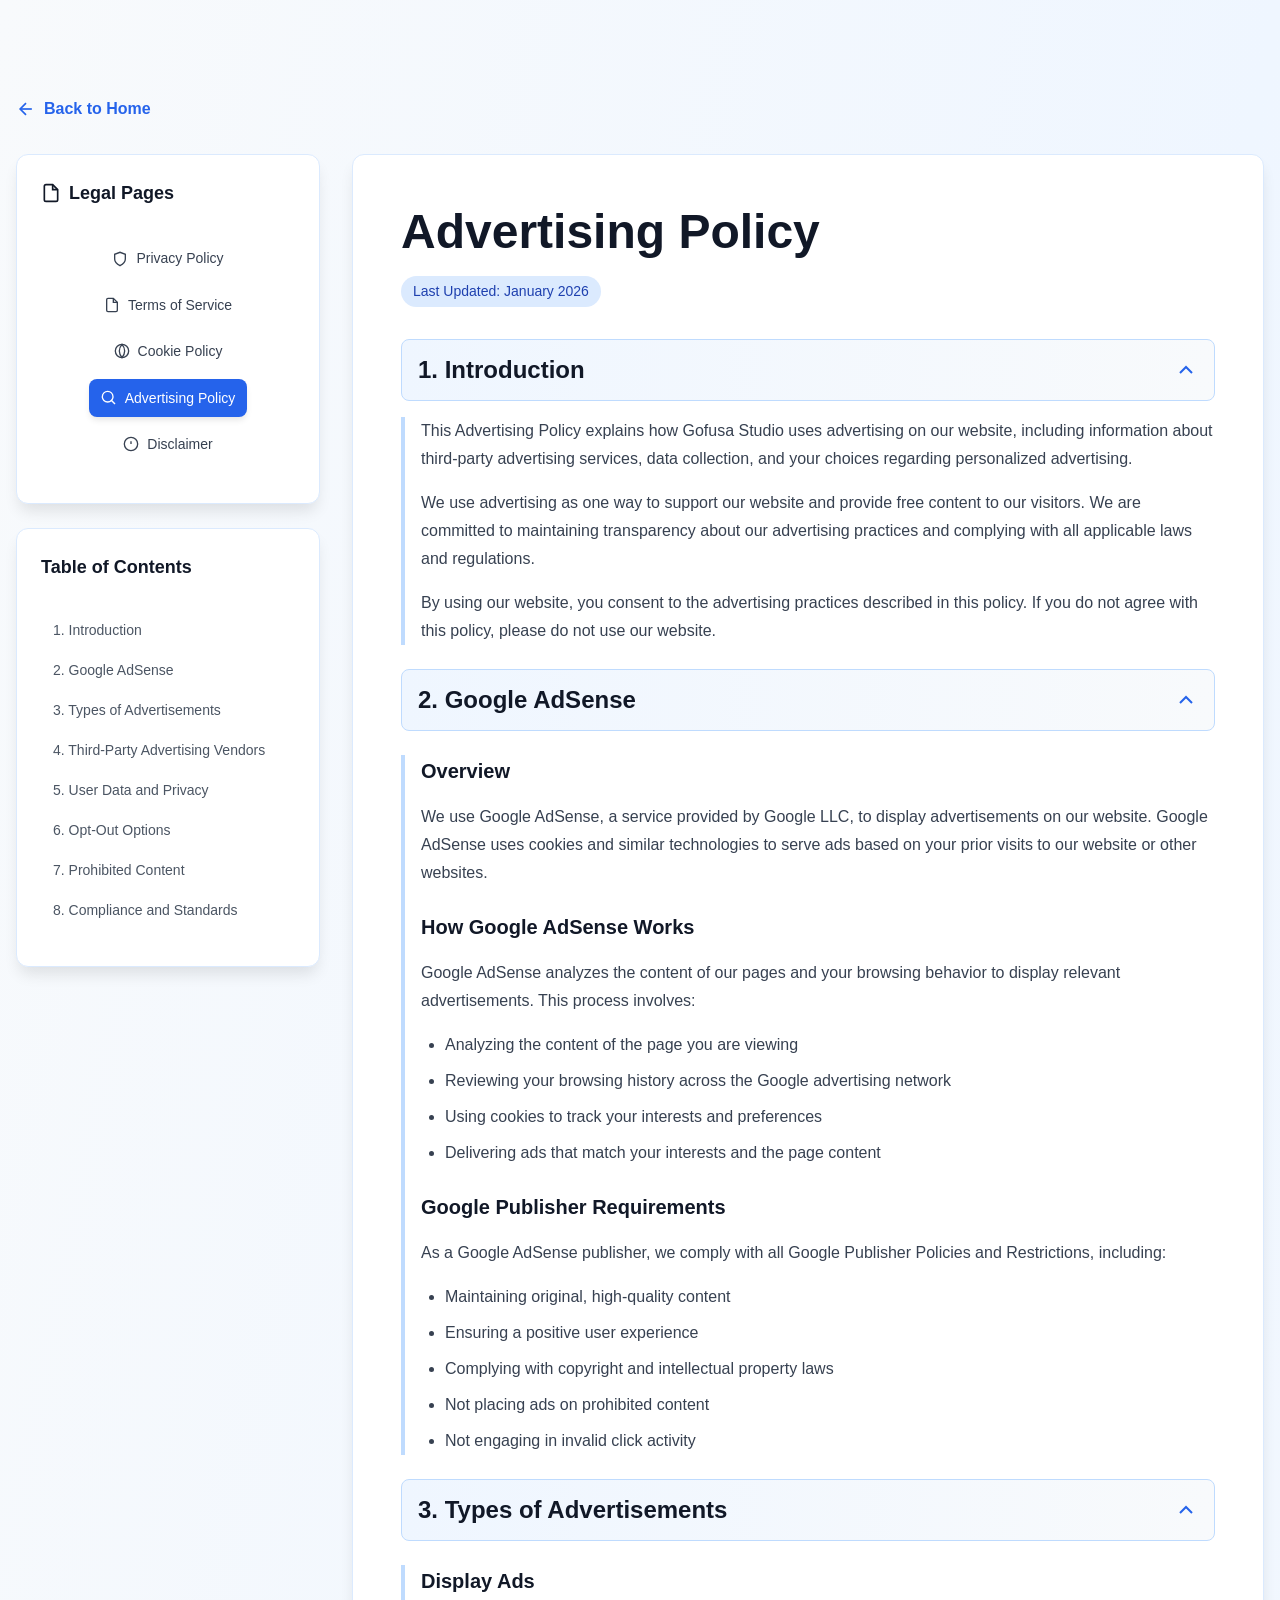
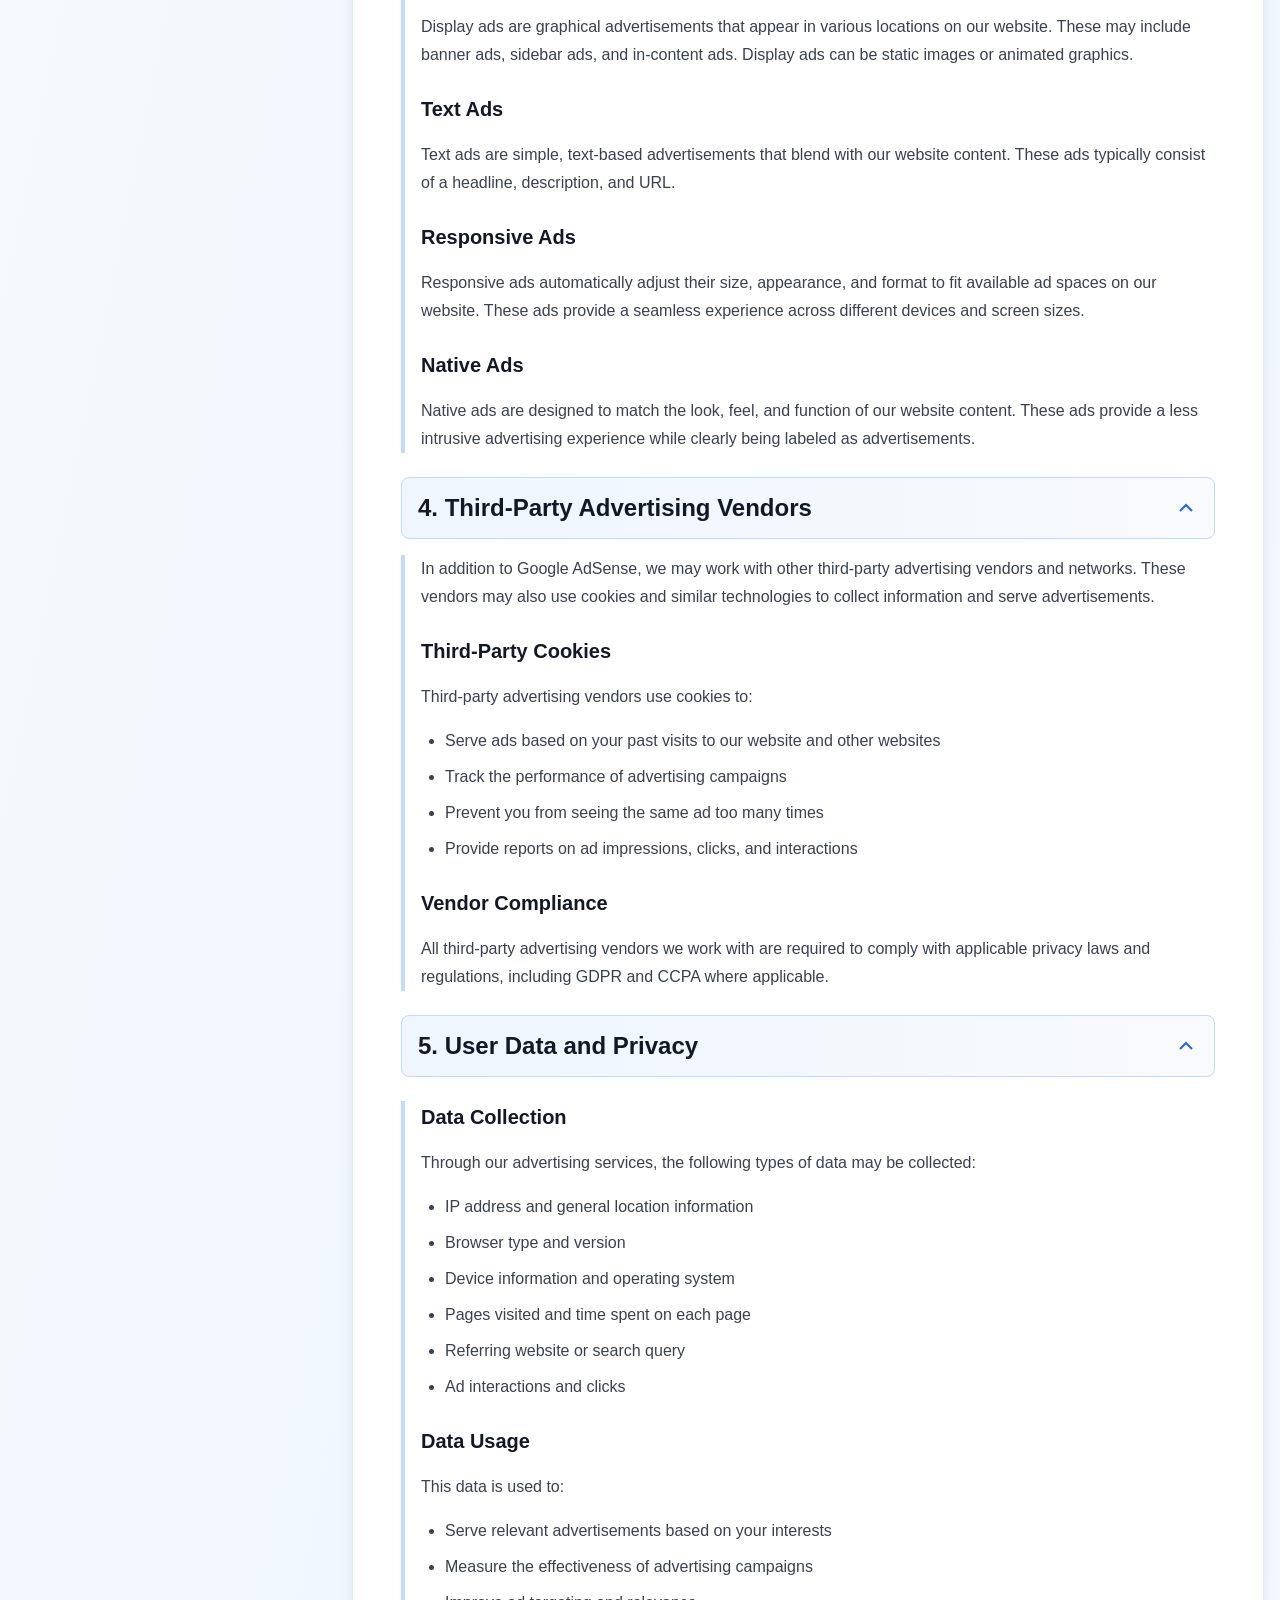
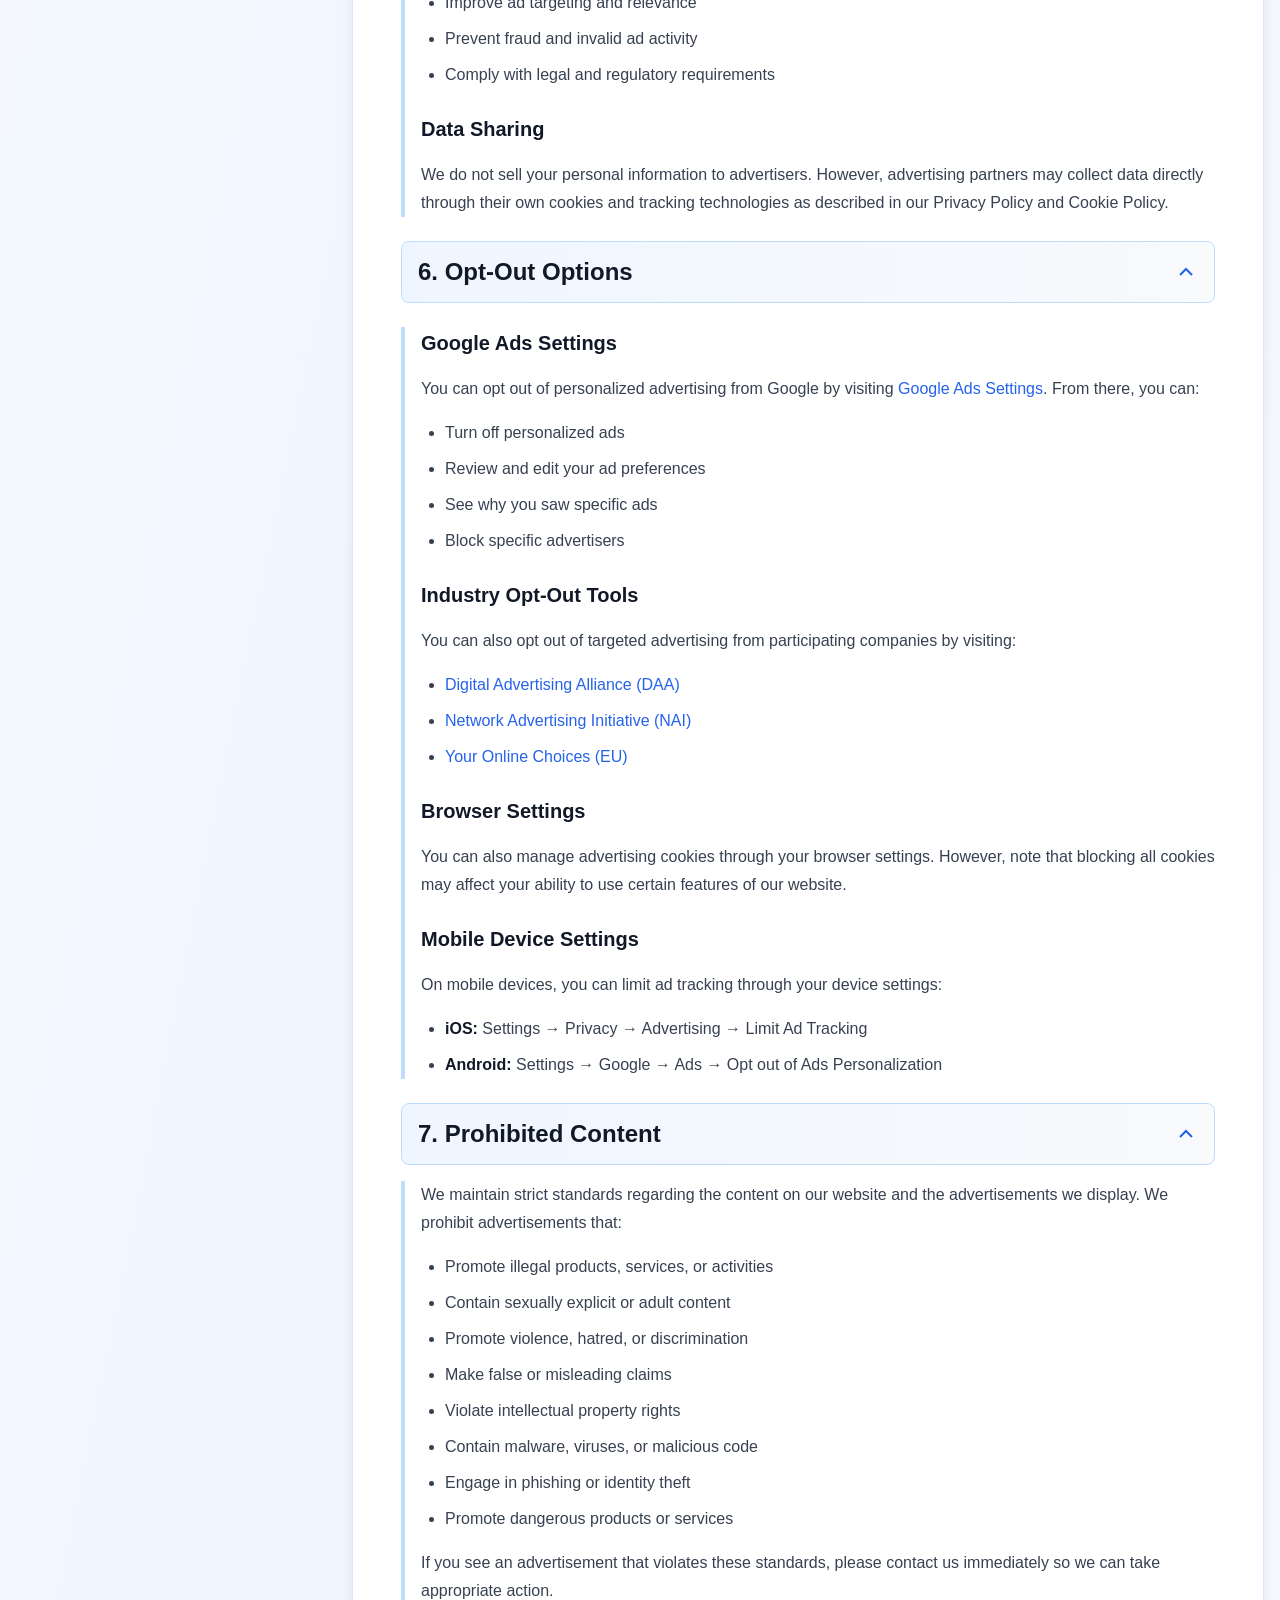
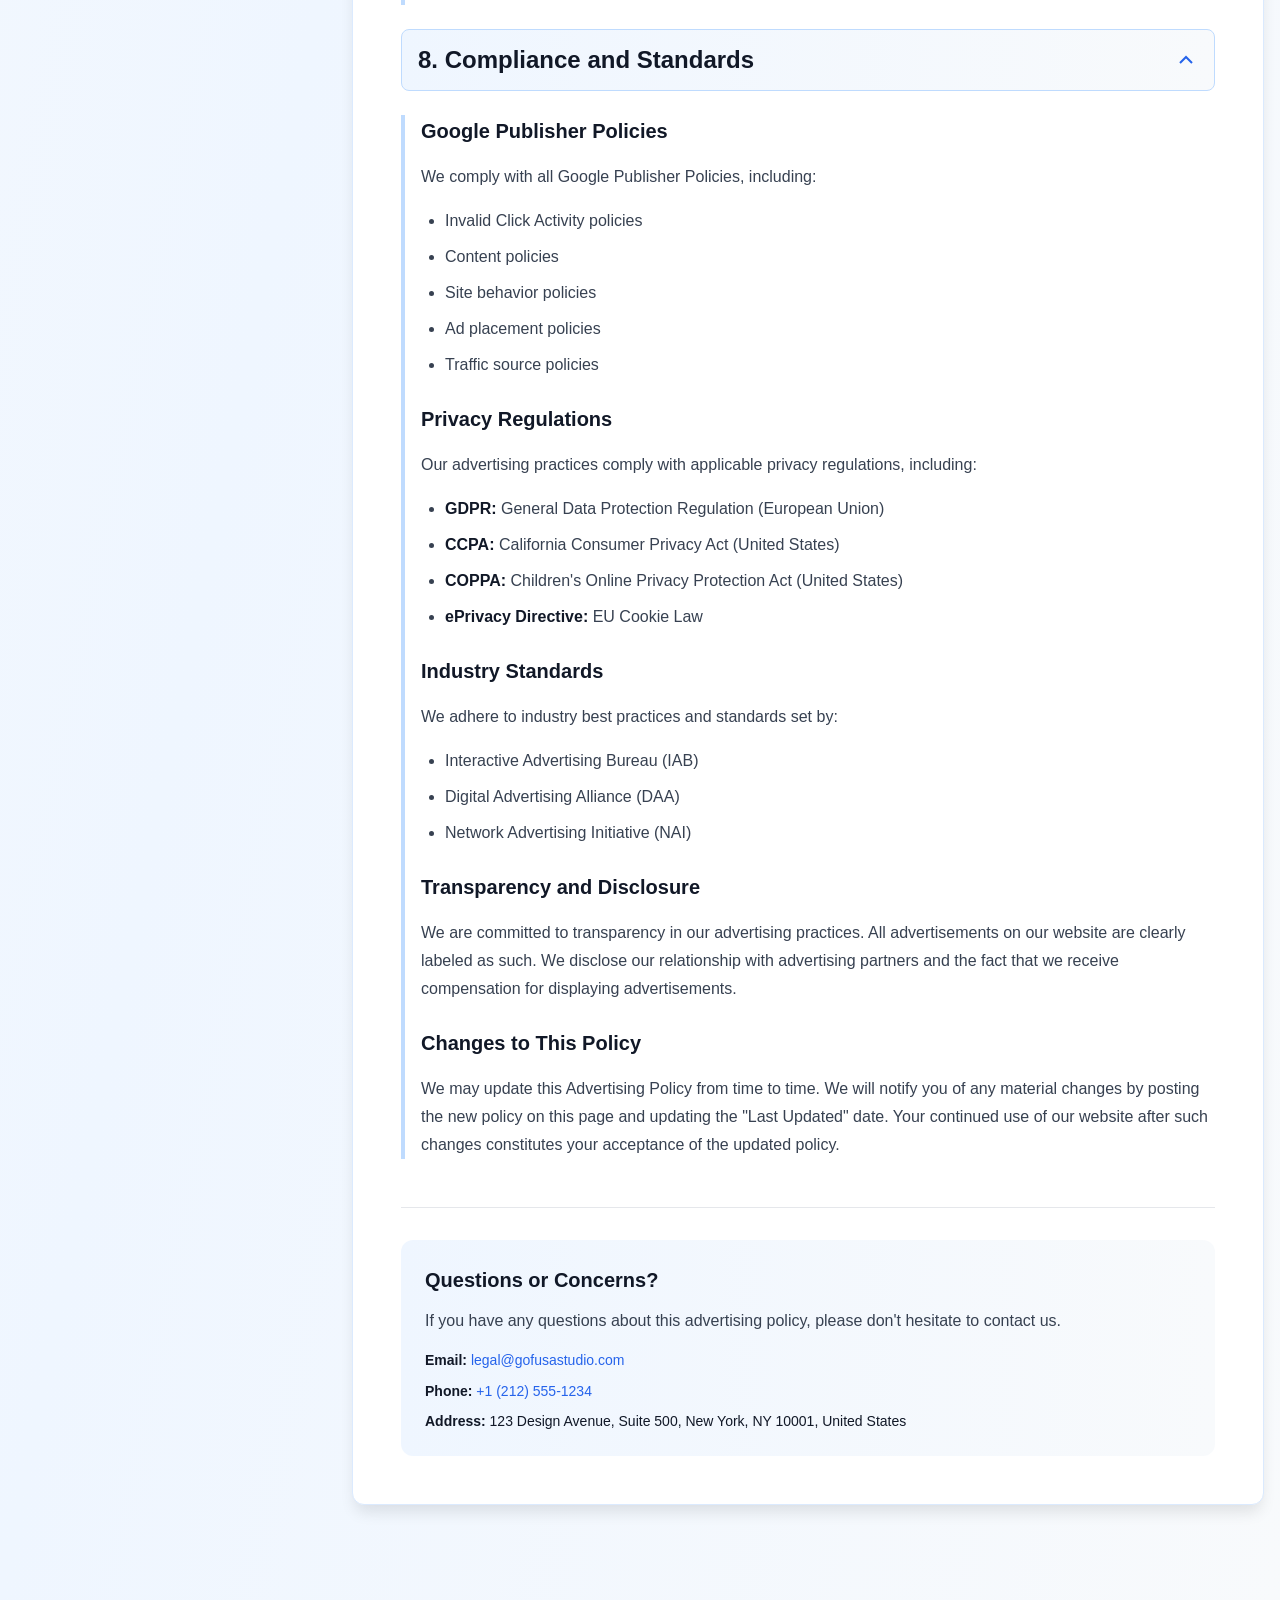
<file: public/advertising-policy.html>
<!DOCTYPE html>
<html lang="en">
<head>
  <meta charset="UTF-8">
  <meta name="viewport" content="width=device-width, initial-scale=1.0">
  <meta name="description" content="Advertising Policy for Gofusa Studio">
  <title>Advertising Policy | Gofusa Studio</title>
  <link rel="stylesheet" href="css/styles.css">
</head>
<body>
  <div class="legal-page">
    <div class="container">
      <a href="index.html" class="back-link">
        <svg xmlns="http://www.w3.org/2000/svg" width="20" height="20" viewBox="0 0 24 24" fill="none" stroke="currentColor" stroke-width="2">
          <line x1="19" y1="12" x2="5" y2="12"/><polyline points="12 19 5 12 12 5"/>
        </svg>
        Back to Home
      </a>

      <div class="legal-container">
        <aside class="legal-sidebar mobile-hidden">
          <div class="sidebar-section">
            <h3 class="sidebar-title">
              <svg xmlns="http://www.w3.org/2000/svg" width="20" height="20" viewBox="0 0 24 24" fill="none" stroke="currentColor" stroke-width="2">
                <path d="M14 2H6a2 2 0 0 0-2 2v16a2 2 0 0 0 2 2h12a2 2 0 0 0 2-2V8z"/><polyline points="14 2 14 8 20 8"/>
              </svg>
              Legal Pages
            </h3>
            <nav class="sidebar-nav">
              <a href="privacy-policy.html" class="sidebar-link">
                <svg xmlns="http://www.w3.org/2000/svg" width="16" height="16" viewBox="0 0 24 24" fill="none" stroke="currentColor" stroke-width="2">
                  <path d="M12 22s8-4 8-10V5l-8-3-8 3v7c0 6 8 10 8 10z"/>
                </svg>
                Privacy Policy
              </a>
              <a href="terms-of-service.html" class="sidebar-link">
                <svg xmlns="http://www.w3.org/2000/svg" width="16" height="16" viewBox="0 0 24 24" fill="none" stroke="currentColor" stroke-width="2">
                  <path d="M14 2H6a2 2 0 0 0-2 2v16a2 2 0 0 0 2 2h12a2 2 0 0 0 2-2V8z"/><polyline points="14 2 14 8 20 8"/>
                </svg>
                Terms of Service
              </a>
              <a href="cookie-policy.html" class="sidebar-link">
                <svg xmlns="http://www.w3.org/2000/svg" width="16" height="16" viewBox="0 0 24 24" fill="none" stroke="currentColor" stroke-width="2">
                  <circle cx="12" cy="12" r="10"/><path d="M12 2a15.3 15.3 0 0 1 4 10 15.3 15.3 0 0 1-4 10 15.3 15.3 0 0 1-4-10 15.3 15.3 0 0 1 4-10z"/>
                </svg>
                Cookie Policy
              </a>
              <a href="advertising-policy.html" class="sidebar-link active">
                <svg xmlns="http://www.w3.org/2000/svg" width="16" height="16" viewBox="0 0 24 24" fill="none" stroke="currentColor" stroke-width="2">
                  <path d="M10 18a8 8 0 1 0 0-16 8 8 0 0 0 0 16Z"/><path d="M21 21 15 15"/>
                </svg>
                Advertising Policy
              </a>
              <a href="disclaimer.html" class="sidebar-link">
                <svg xmlns="http://www.w3.org/2000/svg" width="16" height="16" viewBox="0 0 24 24" fill="none" stroke="currentColor" stroke-width="2">
                  <path d="M12 22c5.523 0 10-4.477 10-10S17.523 2 12 2 2 6.477 2 12s4.477 10 10 10Z"/><line x1="12" y1="8" x2="12" y2="12"/><line x1="12" y1="16" x2="12.01" y2="16"/>
                </svg>
                Disclaimer
              </a>
            </nav>
          </div>

          <div class="sidebar-section">
            <h3 class="sidebar-title">Table of Contents</h3>
            <nav class="sidebar-nav">
              <button class="sidebar-toc-link" data-section="introduction">1. Introduction</button>
              <button class="sidebar-toc-link" data-section="google-adsense">2. Google AdSense</button>
              <button class="sidebar-toc-link" data-section="ad-types">3. Types of Advertisements</button>
              <button class="sidebar-toc-link" data-section="third-party-vendors">4. Third-Party Advertising Vendors</button>
              <button class="sidebar-toc-link" data-section="user-data">5. User Data and Privacy</button>
              <button class="sidebar-toc-link" data-section="opt-out">6. Opt-Out Options</button>
              <button class="sidebar-toc-link" data-section="prohibited-content">7. Prohibited Content</button>
              <button class="sidebar-toc-link" data-section="compliance">8. Compliance and Standards</button>
            </nav>
          </div>
        </aside>

        <main class="legal-main">
          <button class="mobile-nav-toggle">Show Navigation</button>

          <div class="legal-header">
            <h1 class="legal-title">Advertising Policy</h1>
            <span class="legal-updated">Last Updated: January 2026</span>
          </div>

          <div class="legal-content">
            <div id="introduction" class="collapsible-section">
              <button class="collapsible-header">
                <h2 class="collapsible-title">1. Introduction</h2>
                <svg class="collapsible-icon" xmlns="http://www.w3.org/2000/svg" viewBox="0 0 24 24" fill="none" stroke="currentColor" stroke-width="2"><path d="m18 15-6-6-6 6"/></svg>
              </button>
              <div class="collapsible-content active">
                <p>This Advertising Policy explains how Gofusa Studio uses advertising on our website, including information about third-party advertising services, data collection, and your choices regarding personalized advertising.</p>
                <p>We use advertising as one way to support our website and provide free content to our visitors. We are committed to maintaining transparency about our advertising practices and complying with all applicable laws and regulations.</p>
                <p>By using our website, you consent to the advertising practices described in this policy. If you do not agree with this policy, please do not use our website.</p>
              </div>
            </div>

            <div id="google-adsense" class="collapsible-section">
              <button class="collapsible-header">
                <h2 class="collapsible-title">2. Google AdSense</h2>
                <svg class="collapsible-icon" xmlns="http://www.w3.org/2000/svg" viewBox="0 0 24 24" fill="none" stroke="currentColor" stroke-width="2"><path d="m18 15-6-6-6 6"/></svg>
              </button>
              <div class="collapsible-content active">
                <h3>Overview</h3>
                <p>We use Google AdSense, a service provided by Google LLC, to display advertisements on our website. Google AdSense uses cookies and similar technologies to serve ads based on your prior visits to our website or other websites.</p>
                <h3>How Google AdSense Works</h3>
                <p>Google AdSense analyzes the content of our pages and your browsing behavior to display relevant advertisements. This process involves:</p>
                <ul>
                  <li>Analyzing the content of the page you are viewing</li>
                  <li>Reviewing your browsing history across the Google advertising network</li>
                  <li>Using cookies to track your interests and preferences</li>
                  <li>Delivering ads that match your interests and the page content</li>
                </ul>
                <h3>Google Publisher Requirements</h3>
                <p>As a Google AdSense publisher, we comply with all Google Publisher Policies and Restrictions, including:</p>
                <ul>
                  <li>Maintaining original, high-quality content</li>
                  <li>Ensuring a positive user experience</li>
                  <li>Complying with copyright and intellectual property laws</li>
                  <li>Not placing ads on prohibited content</li>
                  <li>Not engaging in invalid click activity</li>
                </ul>
              </div>
            </div>

            <div id="ad-types" class="collapsible-section">
              <button class="collapsible-header">
                <h2 class="collapsible-title">3. Types of Advertisements</h2>
                <svg class="collapsible-icon" xmlns="http://www.w3.org/2000/svg" viewBox="0 0 24 24" fill="none" stroke="currentColor" stroke-width="2"><path d="m18 15-6-6-6 6"/></svg>
              </button>
              <div class="collapsible-content active">
                <h3>Display Ads</h3>
                <p>Display ads are graphical advertisements that appear in various locations on our website. These may include banner ads, sidebar ads, and in-content ads. Display ads can be static images or animated graphics.</p>
                <h3>Text Ads</h3>
                <p>Text ads are simple, text-based advertisements that blend with our website content. These ads typically consist of a headline, description, and URL.</p>
                <h3>Responsive Ads</h3>
                <p>Responsive ads automatically adjust their size, appearance, and format to fit available ad spaces on our website. These ads provide a seamless experience across different devices and screen sizes.</p>
                <h3>Native Ads</h3>
                <p>Native ads are designed to match the look, feel, and function of our website content. These ads provide a less intrusive advertising experience while clearly being labeled as advertisements.</p>
              </div>
            </div>

            <div id="third-party-vendors" class="collapsible-section">
              <button class="collapsible-header">
                <h2 class="collapsible-title">4. Third-Party Advertising Vendors</h2>
                <svg class="collapsible-icon" xmlns="http://www.w3.org/2000/svg" viewBox="0 0 24 24" fill="none" stroke="currentColor" stroke-width="2"><path d="m18 15-6-6-6 6"/></svg>
              </button>
              <div class="collapsible-content active">
                <p>In addition to Google AdSense, we may work with other third-party advertising vendors and networks. These vendors may also use cookies and similar technologies to collect information and serve advertisements.</p>
                <h3>Third-Party Cookies</h3>
                <p>Third-party advertising vendors use cookies to:</p>
                <ul>
                  <li>Serve ads based on your past visits to our website and other websites</li>
                  <li>Track the performance of advertising campaigns</li>
                  <li>Prevent you from seeing the same ad too many times</li>
                  <li>Provide reports on ad impressions, clicks, and interactions</li>
                </ul>
                <h3>Vendor Compliance</h3>
                <p>All third-party advertising vendors we work with are required to comply with applicable privacy laws and regulations, including GDPR and CCPA where applicable.</p>
              </div>
            </div>

            <div id="user-data" class="collapsible-section">
              <button class="collapsible-header">
                <h2 class="collapsible-title">5. User Data and Privacy</h2>
                <svg class="collapsible-icon" xmlns="http://www.w3.org/2000/svg" viewBox="0 0 24 24" fill="none" stroke="currentColor" stroke-width="2"><path d="m18 15-6-6-6 6"/></svg>
              </button>
              <div class="collapsible-content active">
                <h3>Data Collection</h3>
                <p>Through our advertising services, the following types of data may be collected:</p>
                <ul>
                  <li>IP address and general location information</li>
                  <li>Browser type and version</li>
                  <li>Device information and operating system</li>
                  <li>Pages visited and time spent on each page</li>
                  <li>Referring website or search query</li>
                  <li>Ad interactions and clicks</li>
                </ul>
                <h3>Data Usage</h3>
                <p>This data is used to:</p>
                <ul>
                  <li>Serve relevant advertisements based on your interests</li>
                  <li>Measure the effectiveness of advertising campaigns</li>
                  <li>Improve ad targeting and relevance</li>
                  <li>Prevent fraud and invalid ad activity</li>
                  <li>Comply with legal and regulatory requirements</li>
                </ul>
                <h3>Data Sharing</h3>
                <p>We do not sell your personal information to advertisers. However, advertising partners may collect data directly through their own cookies and tracking technologies as described in our Privacy Policy and Cookie Policy.</p>
              </div>
            </div>

            <div id="opt-out" class="collapsible-section">
              <button class="collapsible-header">
                <h2 class="collapsible-title">6. Opt-Out Options</h2>
                <svg class="collapsible-icon" xmlns="http://www.w3.org/2000/svg" viewBox="0 0 24 24" fill="none" stroke="currentColor" stroke-width="2"><path d="m18 15-6-6-6 6"/></svg>
              </button>
              <div class="collapsible-content active">
                <h3>Google Ads Settings</h3>
                <p>You can opt out of personalized advertising from Google by visiting <a href="https://www.google.com/settings/ads" target="_blank" rel="noopener noreferrer">Google Ads Settings</a>. From there, you can:</p>
                <ul>
                  <li>Turn off personalized ads</li>
                  <li>Review and edit your ad preferences</li>
                  <li>See why you saw specific ads</li>
                  <li>Block specific advertisers</li>
                </ul>
                <h3>Industry Opt-Out Tools</h3>
                <p>You can also opt out of targeted advertising from participating companies by visiting:</p>
                <ul>
                  <li><a href="http://www.aboutads.info/choices/" target="_blank" rel="noopener noreferrer">Digital Advertising Alliance (DAA)</a></li>
                  <li><a href="http://www.networkadvertising.org/choices/" target="_blank" rel="noopener noreferrer">Network Advertising Initiative (NAI)</a></li>
                  <li><a href="http://www.youronlinechoices.com/" target="_blank" rel="noopener noreferrer">Your Online Choices (EU)</a></li>
                </ul>
                <h3>Browser Settings</h3>
                <p>You can also manage advertising cookies through your browser settings. However, note that blocking all cookies may affect your ability to use certain features of our website.</p>
                <h3>Mobile Device Settings</h3>
                <p>On mobile devices, you can limit ad tracking through your device settings:</p>
                <ul>
                  <li><strong>iOS:</strong> Settings &rarr; Privacy &rarr; Advertising &rarr; Limit Ad Tracking</li>
                  <li><strong>Android:</strong> Settings &rarr; Google &rarr; Ads &rarr; Opt out of Ads Personalization</li>
                </ul>
              </div>
            </div>

            <div id="prohibited-content" class="collapsible-section">
              <button class="collapsible-header">
                <h2 class="collapsible-title">7. Prohibited Content</h2>
                <svg class="collapsible-icon" xmlns="http://www.w3.org/2000/svg" viewBox="0 0 24 24" fill="none" stroke="currentColor" stroke-width="2"><path d="m18 15-6-6-6 6"/></svg>
              </button>
              <div class="collapsible-content active">
                <p>We maintain strict standards regarding the content on our website and the advertisements we display. We prohibit advertisements that:</p>
                <ul>
                  <li>Promote illegal products, services, or activities</li>
                  <li>Contain sexually explicit or adult content</li>
                  <li>Promote violence, hatred, or discrimination</li>
                  <li>Make false or misleading claims</li>
                  <li>Violate intellectual property rights</li>
                  <li>Contain malware, viruses, or malicious code</li>
                  <li>Engage in phishing or identity theft</li>
                  <li>Promote dangerous products or services</li>
                </ul>
                <p>If you see an advertisement that violates these standards, please contact us immediately so we can take appropriate action.</p>
              </div>
            </div>

            <div id="compliance" class="collapsible-section">
              <button class="collapsible-header">
                <h2 class="collapsible-title">8. Compliance and Standards</h2>
                <svg class="collapsible-icon" xmlns="http://www.w3.org/2000/svg" viewBox="0 0 24 24" fill="none" stroke="currentColor" stroke-width="2"><path d="m18 15-6-6-6 6"/></svg>
              </button>
              <div class="collapsible-content active">
                <h3>Google Publisher Policies</h3>
                <p>We comply with all Google Publisher Policies, including:</p>
                <ul>
                  <li>Invalid Click Activity policies</li>
                  <li>Content policies</li>
                  <li>Site behavior policies</li>
                  <li>Ad placement policies</li>
                  <li>Traffic source policies</li>
                </ul>
                <h3>Privacy Regulations</h3>
                <p>Our advertising practices comply with applicable privacy regulations, including:</p>
                <ul>
                  <li><strong>GDPR:</strong> General Data Protection Regulation (European Union)</li>
                  <li><strong>CCPA:</strong> California Consumer Privacy Act (United States)</li>
                  <li><strong>COPPA:</strong> Children's Online Privacy Protection Act (United States)</li>
                  <li><strong>ePrivacy Directive:</strong> EU Cookie Law</li>
                </ul>
                <h3>Industry Standards</h3>
                <p>We adhere to industry best practices and standards set by:</p>
                <ul>
                  <li>Interactive Advertising Bureau (IAB)</li>
                  <li>Digital Advertising Alliance (DAA)</li>
                  <li>Network Advertising Initiative (NAI)</li>
                </ul>
                <h3>Transparency and Disclosure</h3>
                <p>We are committed to transparency in our advertising practices. All advertisements on our website are clearly labeled as such. We disclose our relationship with advertising partners and the fact that we receive compensation for displaying advertisements.</p>
                <h3>Changes to This Policy</h3>
                <p>We may update this Advertising Policy from time to time. We will notify you of any material changes by posting the new policy on this page and updating the "Last Updated" date. Your continued use of our website after such changes constitutes your acceptance of the updated policy.</p>
              </div>
            </div>
          </div>

          <div class="legal-contact-box">
            <div class="legal-contact-content">
              <h3 class="legal-contact-title">Questions or Concerns?</h3>
              <p class="legal-contact-text">
                If you have any questions about this advertising policy, please don't hesitate to contact us.
              </p>
              <div class="legal-contact-info">
                <p><strong>Email:</strong> <a href="mailto:legal@gofusastudio.com">legal@gofusastudio.com</a></p>
                <p><strong>Phone:</strong> <a href="tel:+12125551234">+1 (212) 555-1234</a></p>
                <p><strong>Address:</strong> 123 Design Avenue, Suite 500, New York, NY 10001, United States</p>
              </div>
            </div>
          </div>
        </main>
      </div>
    </div>
  </div>

  <script src="js/main.js"></script>
</body>
</html>
</file>
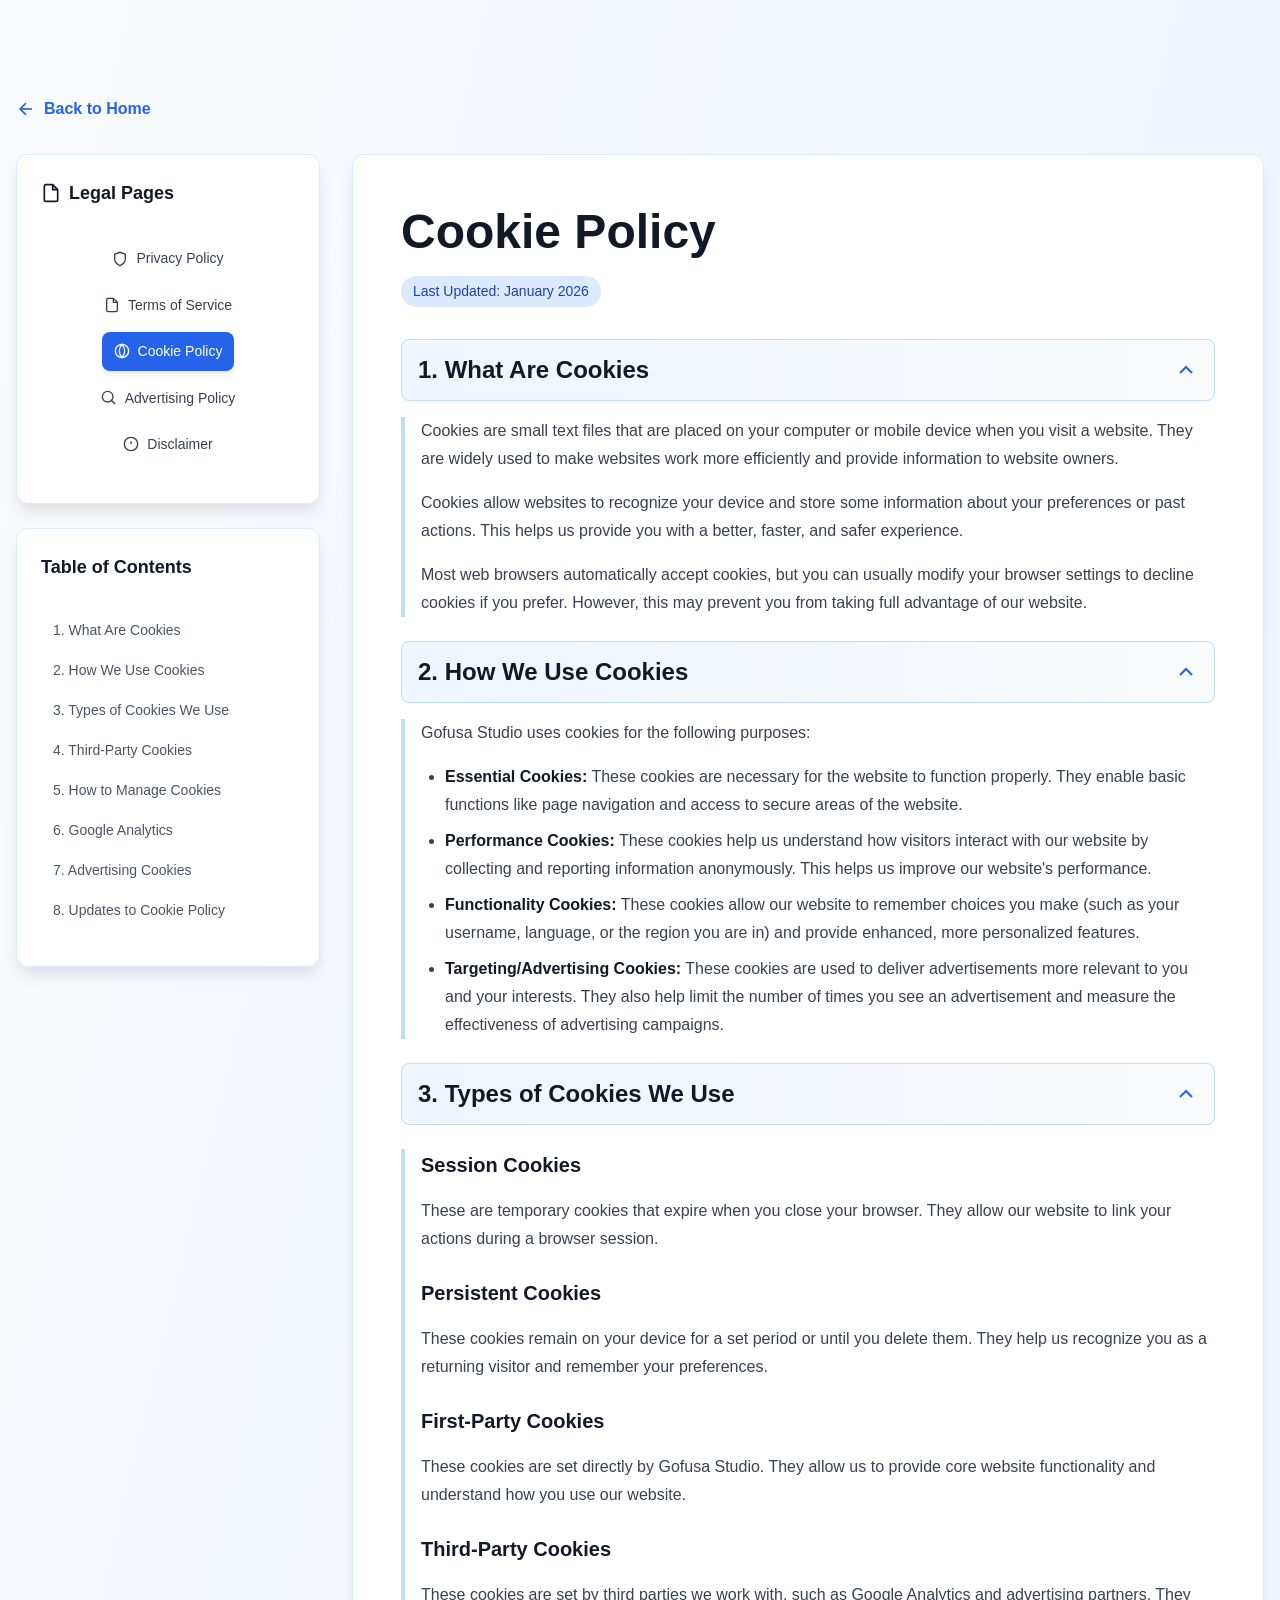
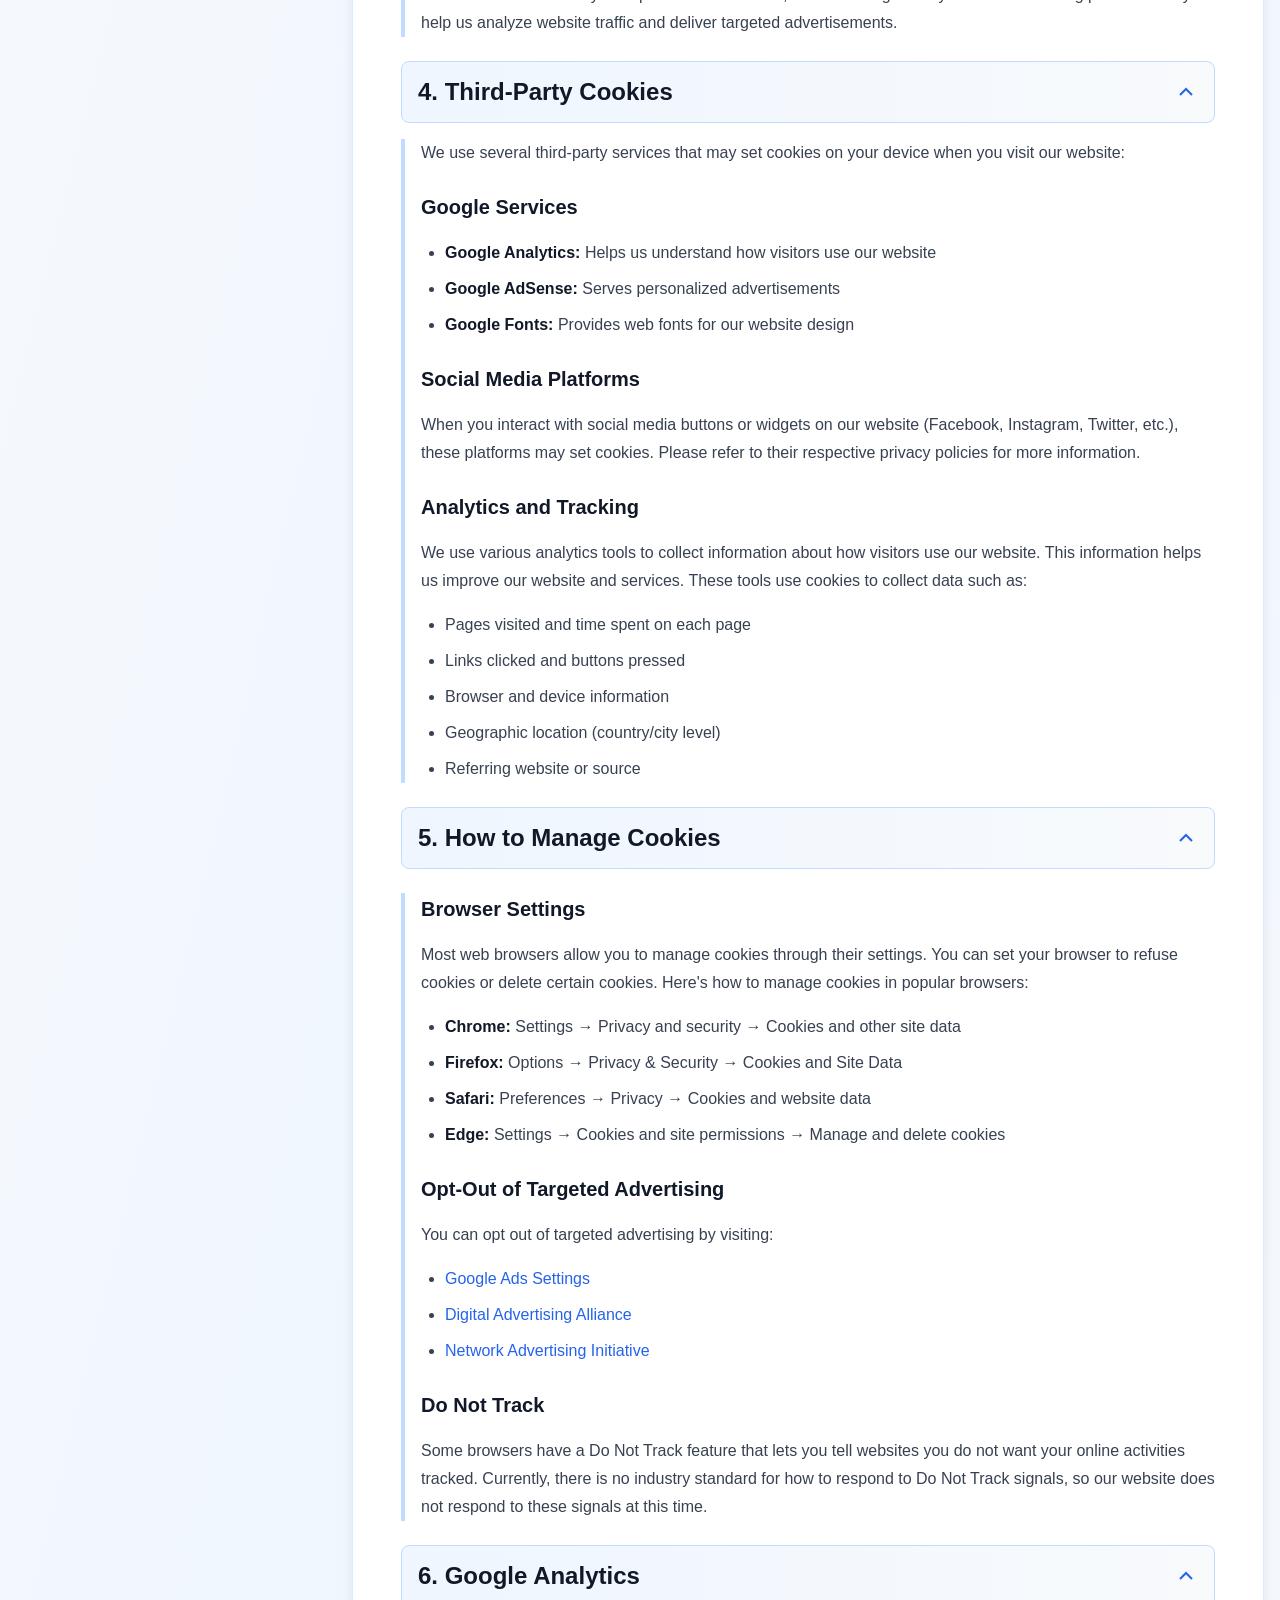
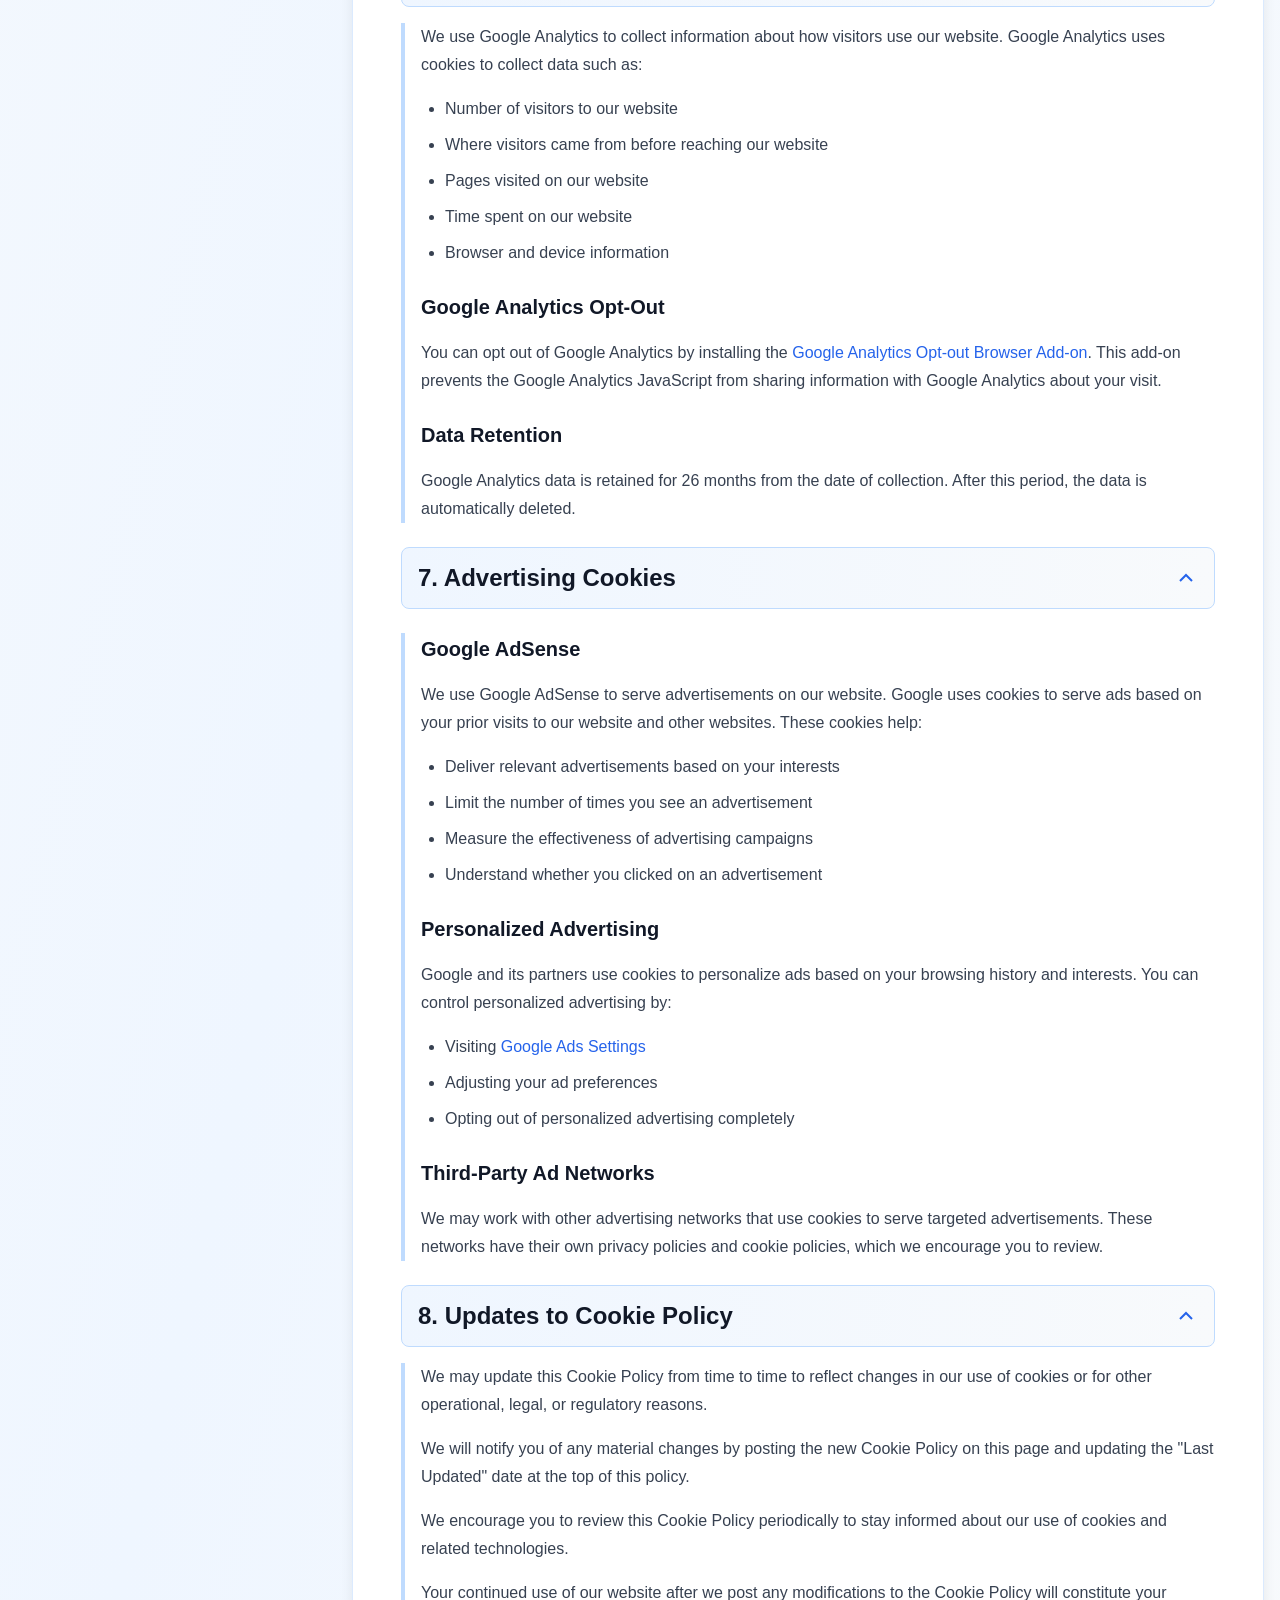
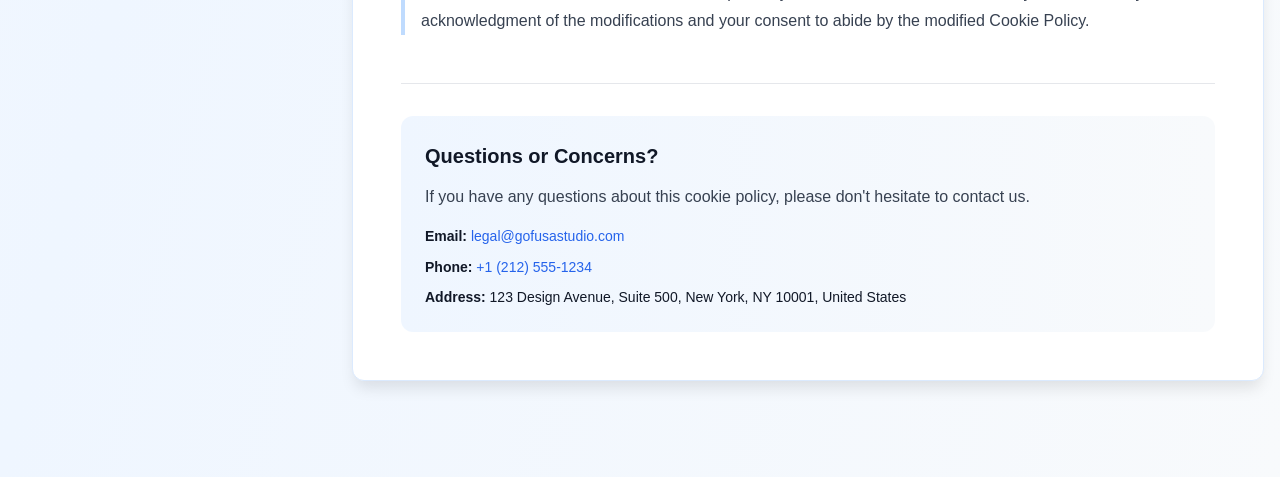
<file: public/cookie-policy.html>
<!DOCTYPE html>
<html lang="en">
<head>
  <meta charset="UTF-8">
  <meta name="viewport" content="width=device-width, initial-scale=1.0">
  <meta name="description" content="Cookie Policy for Gofusa Studio">
  <title>Cookie Policy | Gofusa Studio</title>
  <link rel="stylesheet" href="css/styles.css">
</head>
<body>
  <div class="legal-page">
    <div class="container">
      <a href="index.html" class="back-link">
        <svg xmlns="http://www.w3.org/2000/svg" width="20" height="20" viewBox="0 0 24 24" fill="none" stroke="currentColor" stroke-width="2">
          <line x1="19" y1="12" x2="5" y2="12"/><polyline points="12 19 5 12 12 5"/>
        </svg>
        Back to Home
      </a>

      <div class="legal-container">
        <aside class="legal-sidebar mobile-hidden">
          <div class="sidebar-section">
            <h3 class="sidebar-title">
              <svg xmlns="http://www.w3.org/2000/svg" width="20" height="20" viewBox="0 0 24 24" fill="none" stroke="currentColor" stroke-width="2">
                <path d="M14 2H6a2 2 0 0 0-2 2v16a2 2 0 0 0 2 2h12a2 2 0 0 0 2-2V8z"/><polyline points="14 2 14 8 20 8"/>
              </svg>
              Legal Pages
            </h3>
            <nav class="sidebar-nav">
              <a href="privacy-policy.html" class="sidebar-link">
                <svg xmlns="http://www.w3.org/2000/svg" width="16" height="16" viewBox="0 0 24 24" fill="none" stroke="currentColor" stroke-width="2">
                  <path d="M12 22s8-4 8-10V5l-8-3-8 3v7c0 6 8 10 8 10z"/>
                </svg>
                Privacy Policy
              </a>
              <a href="terms-of-service.html" class="sidebar-link">
                <svg xmlns="http://www.w3.org/2000/svg" width="16" height="16" viewBox="0 0 24 24" fill="none" stroke="currentColor" stroke-width="2">
                  <path d="M14 2H6a2 2 0 0 0-2 2v16a2 2 0 0 0 2 2h12a2 2 0 0 0 2-2V8z"/><polyline points="14 2 14 8 20 8"/>
                </svg>
                Terms of Service
              </a>
              <a href="cookie-policy.html" class="sidebar-link active">
                <svg xmlns="http://www.w3.org/2000/svg" width="16" height="16" viewBox="0 0 24 24" fill="none" stroke="currentColor" stroke-width="2">
                  <circle cx="12" cy="12" r="10"/><path d="M12 2a15.3 15.3 0 0 1 4 10 15.3 15.3 0 0 1-4 10 15.3 15.3 0 0 1-4-10 15.3 15.3 0 0 1 4-10z"/>
                </svg>
                Cookie Policy
              </a>
              <a href="advertising-policy.html" class="sidebar-link">
                <svg xmlns="http://www.w3.org/2000/svg" width="16" height="16" viewBox="0 0 24 24" fill="none" stroke="currentColor" stroke-width="2">
                  <path d="M10 18a8 8 0 1 0 0-16 8 8 0 0 0 0 16Z"/><path d="M21 21 15 15"/>
                </svg>
                Advertising Policy
              </a>
              <a href="disclaimer.html" class="sidebar-link">
                <svg xmlns="http://www.w3.org/2000/svg" width="16" height="16" viewBox="0 0 24 24" fill="none" stroke="currentColor" stroke-width="2">
                  <path d="M12 22c5.523 0 10-4.477 10-10S17.523 2 12 2 2 6.477 2 12s4.477 10 10 10Z"/><line x1="12" y1="8" x2="12" y2="12"/><line x1="12" y1="16" x2="12.01" y2="16"/>
                </svg>
                Disclaimer
              </a>
            </nav>
          </div>

          <div class="sidebar-section">
            <h3 class="sidebar-title">Table of Contents</h3>
            <nav class="sidebar-nav">
              <button class="sidebar-toc-link" data-section="what-are-cookies">1. What Are Cookies</button>
              <button class="sidebar-toc-link" data-section="how-we-use">2. How We Use Cookies</button>
              <button class="sidebar-toc-link" data-section="types-of-cookies">3. Types of Cookies We Use</button>
              <button class="sidebar-toc-link" data-section="third-party-cookies">4. Third-Party Cookies</button>
              <button class="sidebar-toc-link" data-section="manage-cookies">5. How to Manage Cookies</button>
              <button class="sidebar-toc-link" data-section="google-analytics">6. Google Analytics</button>
              <button class="sidebar-toc-link" data-section="advertising-cookies">7. Advertising Cookies</button>
              <button class="sidebar-toc-link" data-section="updates">8. Updates to Cookie Policy</button>
            </nav>
          </div>
        </aside>

        <main class="legal-main">
          <button class="mobile-nav-toggle">Show Navigation</button>

          <div class="legal-header">
            <h1 class="legal-title">Cookie Policy</h1>
            <span class="legal-updated">Last Updated: January 2026</span>
          </div>

          <div class="legal-content">
            <div id="what-are-cookies" class="collapsible-section">
              <button class="collapsible-header">
                <h2 class="collapsible-title">1. What Are Cookies</h2>
                <svg class="collapsible-icon" xmlns="http://www.w3.org/2000/svg" viewBox="0 0 24 24" fill="none" stroke="currentColor" stroke-width="2"><path d="m18 15-6-6-6 6"/></svg>
              </button>
              <div class="collapsible-content active">
                <p>Cookies are small text files that are placed on your computer or mobile device when you visit a website. They are widely used to make websites work more efficiently and provide information to website owners.</p>
                <p>Cookies allow websites to recognize your device and store some information about your preferences or past actions. This helps us provide you with a better, faster, and safer experience.</p>
                <p>Most web browsers automatically accept cookies, but you can usually modify your browser settings to decline cookies if you prefer. However, this may prevent you from taking full advantage of our website.</p>
              </div>
            </div>

            <div id="how-we-use" class="collapsible-section">
              <button class="collapsible-header">
                <h2 class="collapsible-title">2. How We Use Cookies</h2>
                <svg class="collapsible-icon" xmlns="http://www.w3.org/2000/svg" viewBox="0 0 24 24" fill="none" stroke="currentColor" stroke-width="2"><path d="m18 15-6-6-6 6"/></svg>
              </button>
              <div class="collapsible-content active">
                <p>Gofusa Studio uses cookies for the following purposes:</p>
                <ul>
                  <li><strong>Essential Cookies:</strong> These cookies are necessary for the website to function properly. They enable basic functions like page navigation and access to secure areas of the website.</li>
                  <li><strong>Performance Cookies:</strong> These cookies help us understand how visitors interact with our website by collecting and reporting information anonymously. This helps us improve our website's performance.</li>
                  <li><strong>Functionality Cookies:</strong> These cookies allow our website to remember choices you make (such as your username, language, or the region you are in) and provide enhanced, more personalized features.</li>
                  <li><strong>Targeting/Advertising Cookies:</strong> These cookies are used to deliver advertisements more relevant to you and your interests. They also help limit the number of times you see an advertisement and measure the effectiveness of advertising campaigns.</li>
                </ul>
              </div>
            </div>

            <div id="types-of-cookies" class="collapsible-section">
              <button class="collapsible-header">
                <h2 class="collapsible-title">3. Types of Cookies We Use</h2>
                <svg class="collapsible-icon" xmlns="http://www.w3.org/2000/svg" viewBox="0 0 24 24" fill="none" stroke="currentColor" stroke-width="2"><path d="m18 15-6-6-6 6"/></svg>
              </button>
              <div class="collapsible-content active">
                <h3>Session Cookies</h3>
                <p>These are temporary cookies that expire when you close your browser. They allow our website to link your actions during a browser session.</p>
                <h3>Persistent Cookies</h3>
                <p>These cookies remain on your device for a set period or until you delete them. They help us recognize you as a returning visitor and remember your preferences.</p>
                <h3>First-Party Cookies</h3>
                <p>These cookies are set directly by Gofusa Studio. They allow us to provide core website functionality and understand how you use our website.</p>
                <h3>Third-Party Cookies</h3>
                <p>These cookies are set by third parties we work with, such as Google Analytics and advertising partners. They help us analyze website traffic and deliver targeted advertisements.</p>
              </div>
            </div>

            <div id="third-party-cookies" class="collapsible-section">
              <button class="collapsible-header">
                <h2 class="collapsible-title">4. Third-Party Cookies</h2>
                <svg class="collapsible-icon" xmlns="http://www.w3.org/2000/svg" viewBox="0 0 24 24" fill="none" stroke="currentColor" stroke-width="2"><path d="m18 15-6-6-6 6"/></svg>
              </button>
              <div class="collapsible-content active">
                <p>We use several third-party services that may set cookies on your device when you visit our website:</p>
                <h3>Google Services</h3>
                <ul>
                  <li><strong>Google Analytics:</strong> Helps us understand how visitors use our website</li>
                  <li><strong>Google AdSense:</strong> Serves personalized advertisements</li>
                  <li><strong>Google Fonts:</strong> Provides web fonts for our website design</li>
                </ul>
                <h3>Social Media Platforms</h3>
                <p>When you interact with social media buttons or widgets on our website (Facebook, Instagram, Twitter, etc.), these platforms may set cookies. Please refer to their respective privacy policies for more information.</p>
                <h3>Analytics and Tracking</h3>
                <p>We use various analytics tools to collect information about how visitors use our website. This information helps us improve our website and services. These tools use cookies to collect data such as:</p>
                <ul>
                  <li>Pages visited and time spent on each page</li>
                  <li>Links clicked and buttons pressed</li>
                  <li>Browser and device information</li>
                  <li>Geographic location (country/city level)</li>
                  <li>Referring website or source</li>
                </ul>
              </div>
            </div>

            <div id="manage-cookies" class="collapsible-section">
              <button class="collapsible-header">
                <h2 class="collapsible-title">5. How to Manage Cookies</h2>
                <svg class="collapsible-icon" xmlns="http://www.w3.org/2000/svg" viewBox="0 0 24 24" fill="none" stroke="currentColor" stroke-width="2"><path d="m18 15-6-6-6 6"/></svg>
              </button>
              <div class="collapsible-content active">
                <h3>Browser Settings</h3>
                <p>Most web browsers allow you to manage cookies through their settings. You can set your browser to refuse cookies or delete certain cookies. Here's how to manage cookies in popular browsers:</p>
                <ul>
                  <li><strong>Chrome:</strong> Settings &rarr; Privacy and security &rarr; Cookies and other site data</li>
                  <li><strong>Firefox:</strong> Options &rarr; Privacy & Security &rarr; Cookies and Site Data</li>
                  <li><strong>Safari:</strong> Preferences &rarr; Privacy &rarr; Cookies and website data</li>
                  <li><strong>Edge:</strong> Settings &rarr; Cookies and site permissions &rarr; Manage and delete cookies</li>
                </ul>
                <h3>Opt-Out of Targeted Advertising</h3>
                <p>You can opt out of targeted advertising by visiting:</p>
                <ul>
                  <li><a href="https://www.google.com/settings/ads" target="_blank" rel="noopener noreferrer">Google Ads Settings</a></li>
                  <li><a href="http://www.aboutads.info/choices/" target="_blank" rel="noopener noreferrer">Digital Advertising Alliance</a></li>
                  <li><a href="http://www.networkadvertising.org/choices/" target="_blank" rel="noopener noreferrer">Network Advertising Initiative</a></li>
                </ul>
                <h3>Do Not Track</h3>
                <p>Some browsers have a Do Not Track feature that lets you tell websites you do not want your online activities tracked. Currently, there is no industry standard for how to respond to Do Not Track signals, so our website does not respond to these signals at this time.</p>
              </div>
            </div>

            <div id="google-analytics" class="collapsible-section">
              <button class="collapsible-header">
                <h2 class="collapsible-title">6. Google Analytics</h2>
                <svg class="collapsible-icon" xmlns="http://www.w3.org/2000/svg" viewBox="0 0 24 24" fill="none" stroke="currentColor" stroke-width="2"><path d="m18 15-6-6-6 6"/></svg>
              </button>
              <div class="collapsible-content active">
                <p>We use Google Analytics to collect information about how visitors use our website. Google Analytics uses cookies to collect data such as:</p>
                <ul>
                  <li>Number of visitors to our website</li>
                  <li>Where visitors came from before reaching our website</li>
                  <li>Pages visited on our website</li>
                  <li>Time spent on our website</li>
                  <li>Browser and device information</li>
                </ul>
                <h3>Google Analytics Opt-Out</h3>
                <p>You can opt out of Google Analytics by installing the <a href="https://tools.google.com/dlpage/gaoptout" target="_blank" rel="noopener noreferrer">Google Analytics Opt-out Browser Add-on</a>. This add-on prevents the Google Analytics JavaScript from sharing information with Google Analytics about your visit.</p>
                <h3>Data Retention</h3>
                <p>Google Analytics data is retained for 26 months from the date of collection. After this period, the data is automatically deleted.</p>
              </div>
            </div>

            <div id="advertising-cookies" class="collapsible-section">
              <button class="collapsible-header">
                <h2 class="collapsible-title">7. Advertising Cookies</h2>
                <svg class="collapsible-icon" xmlns="http://www.w3.org/2000/svg" viewBox="0 0 24 24" fill="none" stroke="currentColor" stroke-width="2"><path d="m18 15-6-6-6 6"/></svg>
              </button>
              <div class="collapsible-content active">
                <h3>Google AdSense</h3>
                <p>We use Google AdSense to serve advertisements on our website. Google uses cookies to serve ads based on your prior visits to our website and other websites. These cookies help:</p>
                <ul>
                  <li>Deliver relevant advertisements based on your interests</li>
                  <li>Limit the number of times you see an advertisement</li>
                  <li>Measure the effectiveness of advertising campaigns</li>
                  <li>Understand whether you clicked on an advertisement</li>
                </ul>
                <h3>Personalized Advertising</h3>
                <p>Google and its partners use cookies to personalize ads based on your browsing history and interests. You can control personalized advertising by:</p>
                <ul>
                  <li>Visiting <a href="https://www.google.com/settings/ads" target="_blank" rel="noopener noreferrer">Google Ads Settings</a></li>
                  <li>Adjusting your ad preferences</li>
                  <li>Opting out of personalized advertising completely</li>
                </ul>
                <h3>Third-Party Ad Networks</h3>
                <p>We may work with other advertising networks that use cookies to serve targeted advertisements. These networks have their own privacy policies and cookie policies, which we encourage you to review.</p>
              </div>
            </div>

            <div id="updates" class="collapsible-section">
              <button class="collapsible-header">
                <h2 class="collapsible-title">8. Updates to Cookie Policy</h2>
                <svg class="collapsible-icon" xmlns="http://www.w3.org/2000/svg" viewBox="0 0 24 24" fill="none" stroke="currentColor" stroke-width="2"><path d="m18 15-6-6-6 6"/></svg>
              </button>
              <div class="collapsible-content active">
                <p>We may update this Cookie Policy from time to time to reflect changes in our use of cookies or for other operational, legal, or regulatory reasons.</p>
                <p>We will notify you of any material changes by posting the new Cookie Policy on this page and updating the "Last Updated" date at the top of this policy.</p>
                <p>We encourage you to review this Cookie Policy periodically to stay informed about our use of cookies and related technologies.</p>
                <p>Your continued use of our website after we post any modifications to the Cookie Policy will constitute your acknowledgment of the modifications and your consent to abide by the modified Cookie Policy.</p>
              </div>
            </div>          </div>

          <div class="legal-contact-box">
            <div class="legal-contact-content">
              <h3 class="legal-contact-title">Questions or Concerns?</h3>
              <p class="legal-contact-text">
                If you have any questions about this cookie policy, please don't hesitate to contact us.
              </p>
              <div class="legal-contact-info">
                <p><strong>Email:</strong> <a href="mailto:legal@gofusastudio.com">legal@gofusastudio.com</a></p>
                <p><strong>Phone:</strong> <a href="tel:+12125551234">+1 (212) 555-1234</a></p>
                <p><strong>Address:</strong> 123 Design Avenue, Suite 500, New York, NY 10001, United States</p>
              </div>
            </div>
          </div>
        </main>
      </div>
    </div>
  </div>

  <script src="js/main.js"></script>
</body>
</html>
</file>
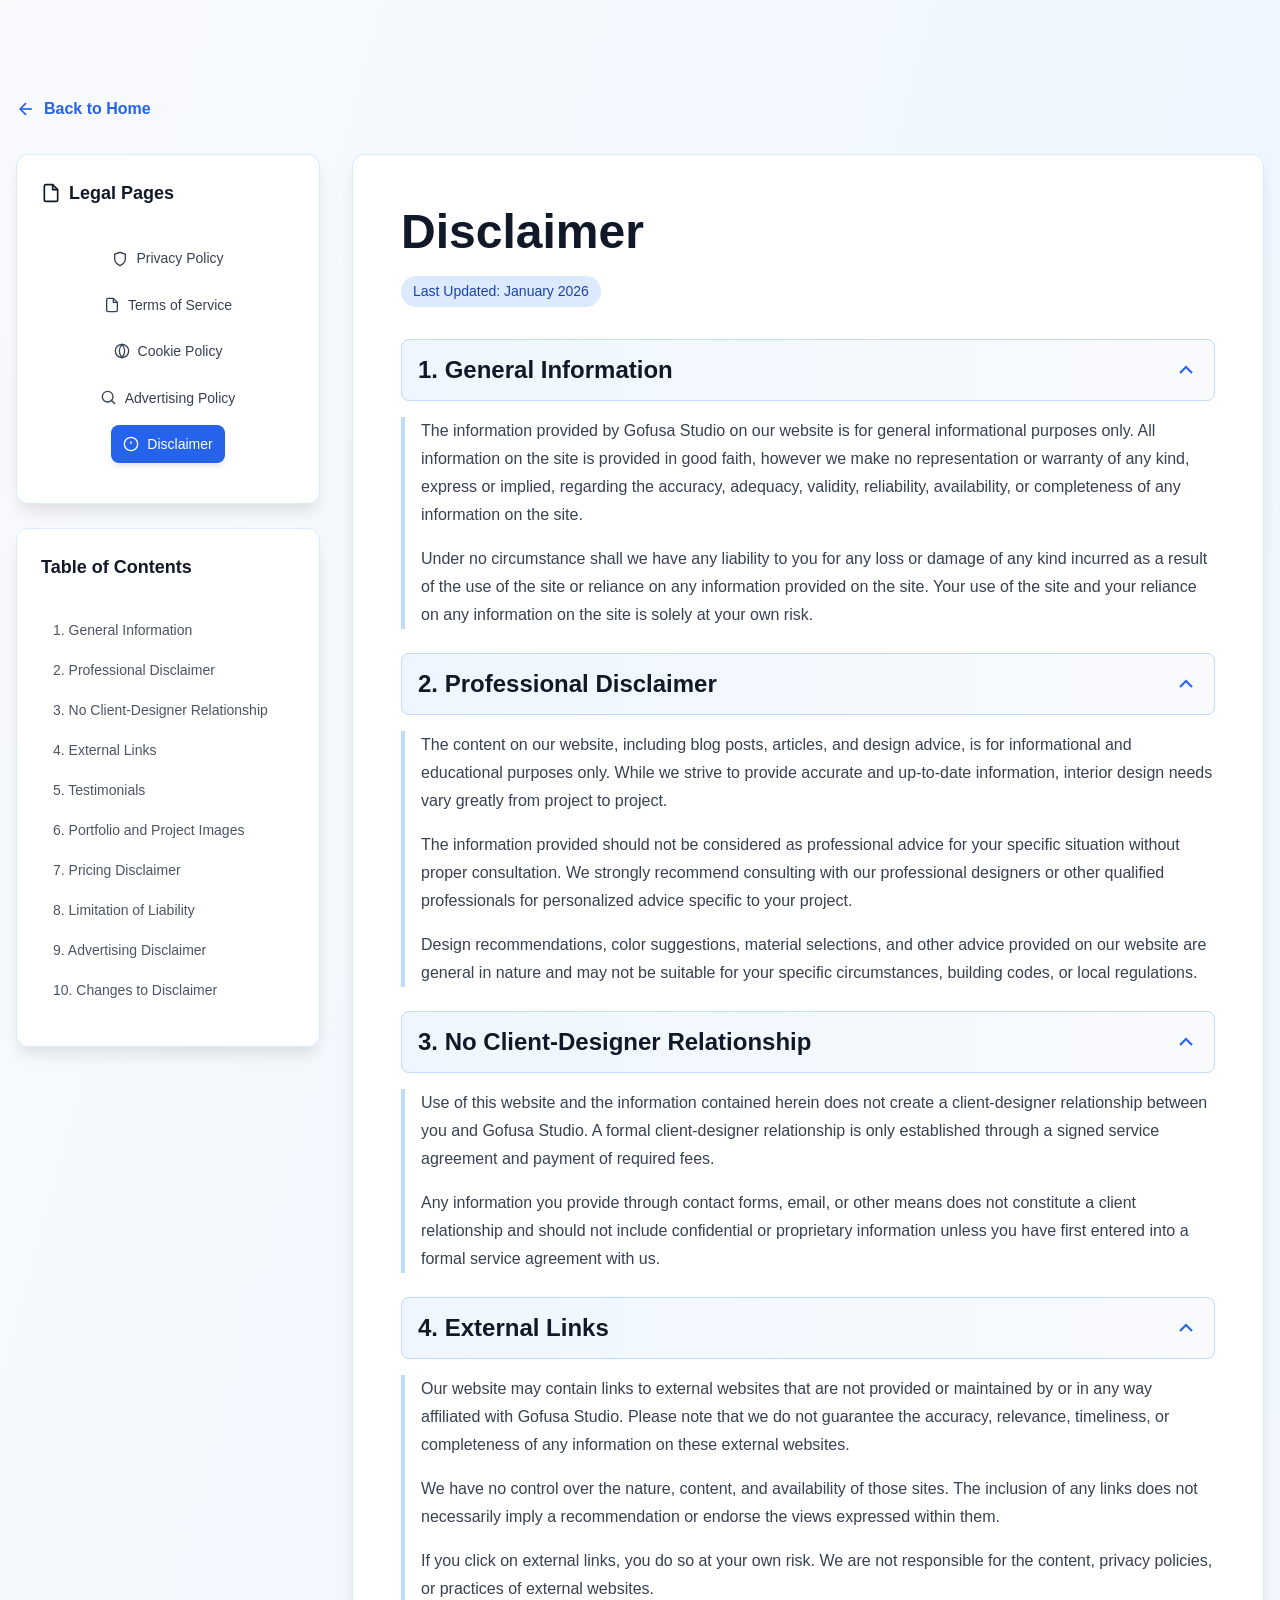
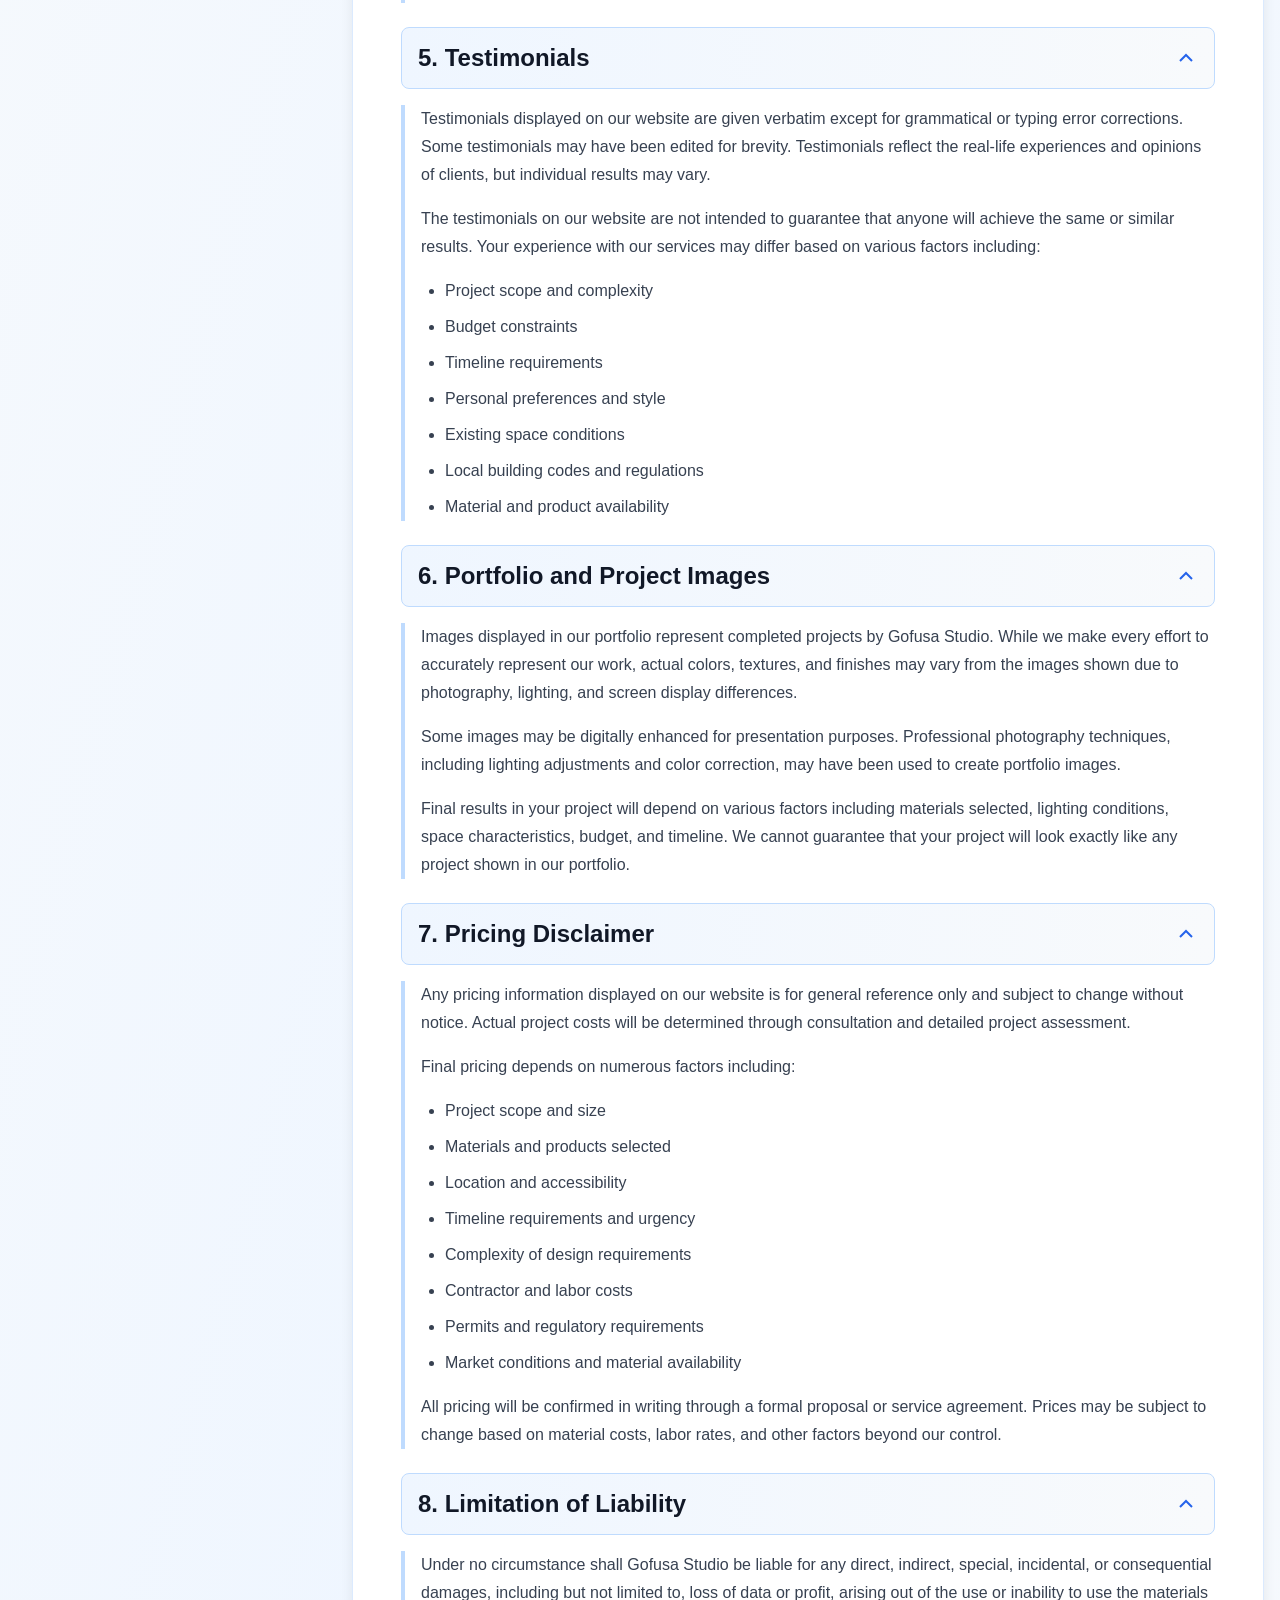
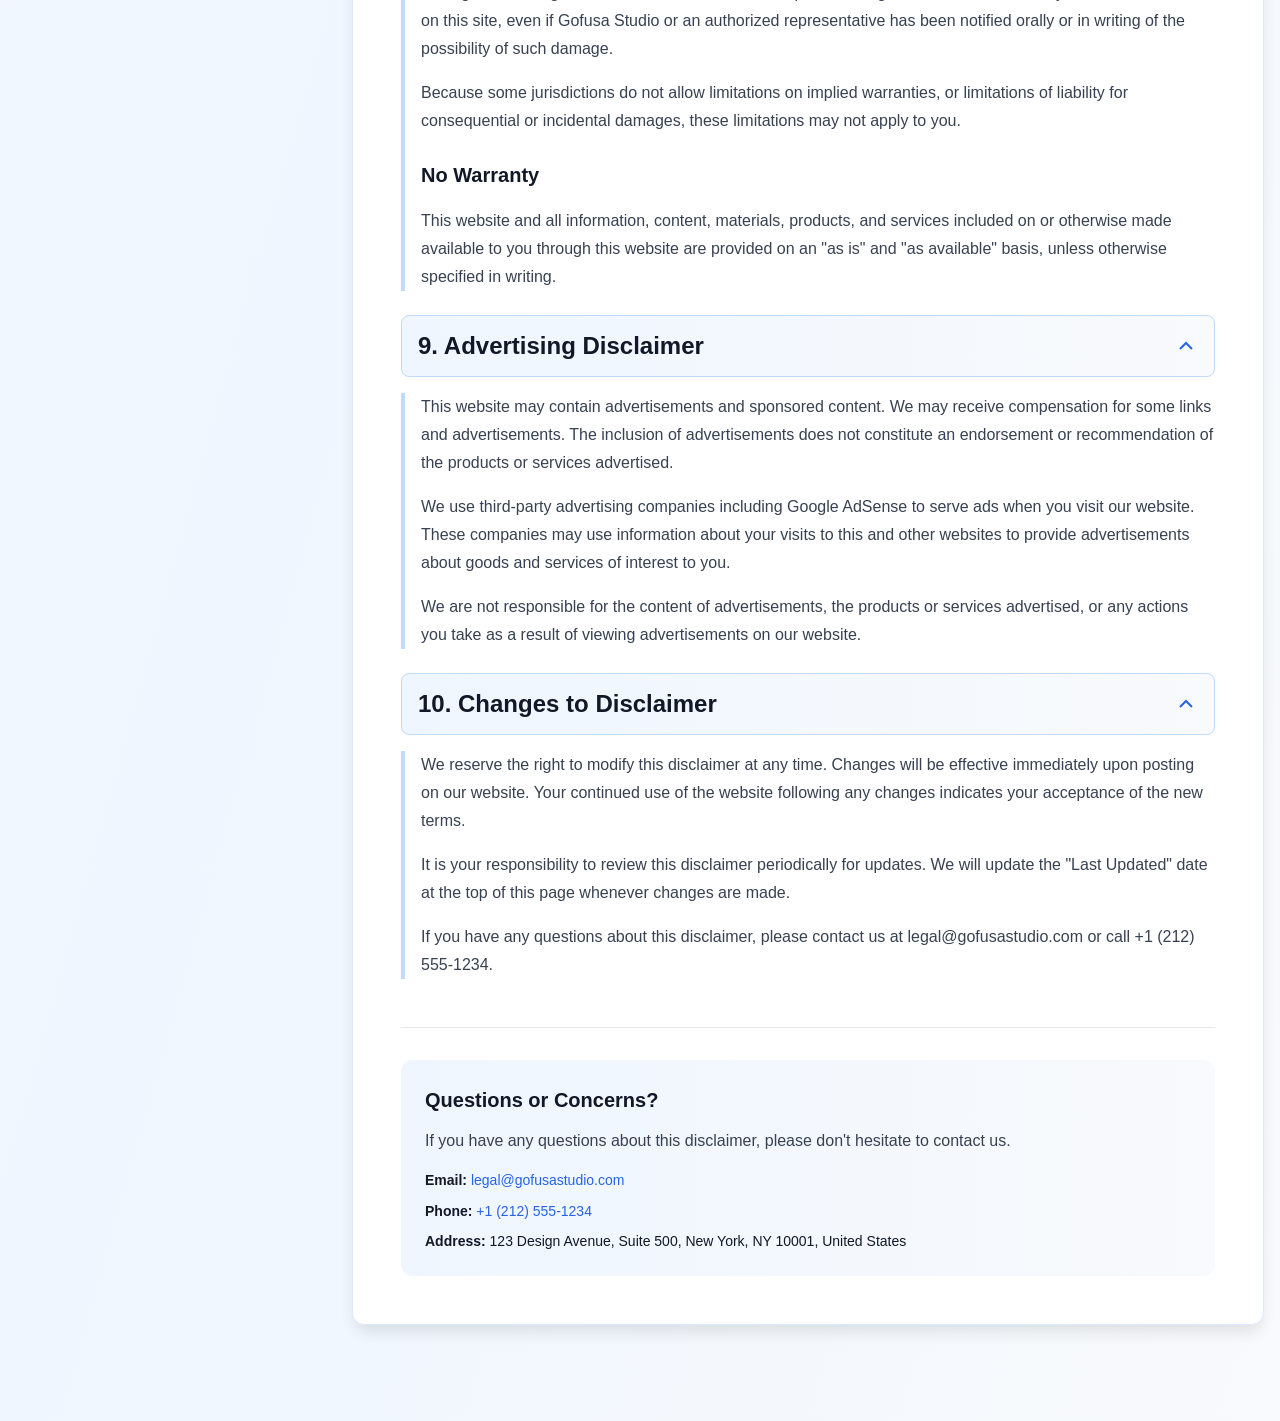
<file: public/disclaimer.html>
<!DOCTYPE html>
<html lang="en">
<head>
  <meta charset="UTF-8">
  <meta name="viewport" content="width=device-width, initial-scale=1.0">
  <meta name="description" content="Disclaimer for Gofusa Studio">
  <title>Disclaimer | Gofusa Studio</title>
  <link rel="stylesheet" href="css/styles.css">
</head>
<body>
  <div class="legal-page">
    <div class="container">
      <a href="index.html" class="back-link">
        <svg xmlns="http://www.w3.org/2000/svg" width="20" height="20" viewBox="0 0 24 24" fill="none" stroke="currentColor" stroke-width="2">
          <line x1="19" y1="12" x2="5" y2="12"/><polyline points="12 19 5 12 12 5"/>
        </svg>
        Back to Home
      </a>

      <div class="legal-container">
        <aside class="legal-sidebar mobile-hidden">
          <div class="sidebar-section">
            <h3 class="sidebar-title">
              <svg xmlns="http://www.w3.org/2000/svg" width="20" height="20" viewBox="0 0 24 24" fill="none" stroke="currentColor" stroke-width="2">
                <path d="M14 2H6a2 2 0 0 0-2 2v16a2 2 0 0 0 2 2h12a2 2 0 0 0 2-2V8z"/><polyline points="14 2 14 8 20 8"/>
              </svg>
              Legal Pages
            </h3>
            <nav class="sidebar-nav">
              <a href="privacy-policy.html" class="sidebar-link">
                <svg xmlns="http://www.w3.org/2000/svg" width="16" height="16" viewBox="0 0 24 24" fill="none" stroke="currentColor" stroke-width="2">
                  <path d="M12 22s8-4 8-10V5l-8-3-8 3v7c0 6 8 10 8 10z"/>
                </svg>
                Privacy Policy
              </a>
              <a href="terms-of-service.html" class="sidebar-link">
                <svg xmlns="http://www.w3.org/2000/svg" width="16" height="16" viewBox="0 0 24 24" fill="none" stroke="currentColor" stroke-width="2">
                  <path d="M14 2H6a2 2 0 0 0-2 2v16a2 2 0 0 0 2 2h12a2 2 0 0 0 2-2V8z"/><polyline points="14 2 14 8 20 8"/>
                </svg>
                Terms of Service
              </a>
              <a href="cookie-policy.html" class="sidebar-link">
                <svg xmlns="http://www.w3.org/2000/svg" width="16" height="16" viewBox="0 0 24 24" fill="none" stroke="currentColor" stroke-width="2">
                  <circle cx="12" cy="12" r="10"/><path d="M12 2a15.3 15.3 0 0 1 4 10 15.3 15.3 0 0 1-4 10 15.3 15.3 0 0 1-4-10 15.3 15.3 0 0 1 4-10z"/>
                </svg>
                Cookie Policy
              </a>
              <a href="advertising-policy.html" class="sidebar-link">
                <svg xmlns="http://www.w3.org/2000/svg" width="16" height="16" viewBox="0 0 24 24" fill="none" stroke="currentColor" stroke-width="2">
                  <path d="M10 18a8 8 0 1 0 0-16 8 8 0 0 0 0 16Z"/><path d="M21 21 15 15"/>
                </svg>
                Advertising Policy
              </a>
              <a href="disclaimer.html" class="sidebar-link active">
                <svg xmlns="http://www.w3.org/2000/svg" width="16" height="16" viewBox="0 0 24 24" fill="none" stroke="currentColor" stroke-width="2">
                  <path d="M12 22c5.523 0 10-4.477 10-10S17.523 2 12 2 2 6.477 2 12s4.477 10 10 10Z"/><line x1="12" y1="8" x2="12" y2="12"/><line x1="12" y1="16" x2="12.01" y2="16"/>
                </svg>
                Disclaimer
              </a>
            </nav>
          </div>

          <div class="sidebar-section">
            <h3 class="sidebar-title">Table of Contents</h3>
            <nav class="sidebar-nav">
              <button class="sidebar-toc-link" data-section="general">1. General Information</button>
              <button class="sidebar-toc-link" data-section="professional">2. Professional Disclaimer</button>
              <button class="sidebar-toc-link" data-section="no-relationship">3. No Client-Designer Relationship</button>
              <button class="sidebar-toc-link" data-section="external-links">4. External Links</button>
              <button class="sidebar-toc-link" data-section="testimonials">5. Testimonials</button>
              <button class="sidebar-toc-link" data-section="portfolio">6. Portfolio and Project Images</button>
              <button class="sidebar-toc-link" data-section="pricing">7. Pricing Disclaimer</button>
              <button class="sidebar-toc-link" data-section="limitation">8. Limitation of Liability</button>
              <button class="sidebar-toc-link" data-section="advertising">9. Advertising Disclaimer</button>
              <button class="sidebar-toc-link" data-section="changes">10. Changes to Disclaimer</button>
            </nav>
          </div>
        </aside>

        <main class="legal-main">
          <button class="mobile-nav-toggle">Show Navigation</button>

          <div class="legal-header">
            <h1 class="legal-title">Disclaimer</h1>
            <span class="legal-updated">Last Updated: January 2026</span>
          </div>

          <div class="legal-content">
            <div id="general" class="collapsible-section">
              <button class="collapsible-header">
                <h2 class="collapsible-title">1. General Information</h2>
                <svg class="collapsible-icon" xmlns="http://www.w3.org/2000/svg" viewBox="0 0 24 24" fill="none" stroke="currentColor" stroke-width="2"><path d="m18 15-6-6-6 6"/></svg>
              </button>
              <div class="collapsible-content active">
                <p>The information provided by Gofusa Studio on our website is for general informational purposes only. All information on the site is provided in good faith, however we make no representation or warranty of any kind, express or implied, regarding the accuracy, adequacy, validity, reliability, availability, or completeness of any information on the site.</p>
                <p>Under no circumstance shall we have any liability to you for any loss or damage of any kind incurred as a result of the use of the site or reliance on any information provided on the site. Your use of the site and your reliance on any information on the site is solely at your own risk.</p>
              </div>
            </div>

            <div id="professional" class="collapsible-section">
              <button class="collapsible-header">
                <h2 class="collapsible-title">2. Professional Disclaimer</h2>
                <svg class="collapsible-icon" xmlns="http://www.w3.org/2000/svg" viewBox="0 0 24 24" fill="none" stroke="currentColor" stroke-width="2"><path d="m18 15-6-6-6 6"/></svg>
              </button>
              <div class="collapsible-content active">
                <p>The content on our website, including blog posts, articles, and design advice, is for informational and educational purposes only. While we strive to provide accurate and up-to-date information, interior design needs vary greatly from project to project.</p>
                <p>The information provided should not be considered as professional advice for your specific situation without proper consultation. We strongly recommend consulting with our professional designers or other qualified professionals for personalized advice specific to your project.</p>
                <p>Design recommendations, color suggestions, material selections, and other advice provided on our website are general in nature and may not be suitable for your specific circumstances, building codes, or local regulations.</p>
              </div>
            </div>

            <div id="no-relationship" class="collapsible-section">
              <button class="collapsible-header">
                <h2 class="collapsible-title">3. No Client-Designer Relationship</h2>
                <svg class="collapsible-icon" xmlns="http://www.w3.org/2000/svg" viewBox="0 0 24 24" fill="none" stroke="currentColor" stroke-width="2"><path d="m18 15-6-6-6 6"/></svg>
              </button>
              <div class="collapsible-content active">
                <p>Use of this website and the information contained herein does not create a client-designer relationship between you and Gofusa Studio. A formal client-designer relationship is only established through a signed service agreement and payment of required fees.</p>
                <p>Any information you provide through contact forms, email, or other means does not constitute a client relationship and should not include confidential or proprietary information unless you have first entered into a formal service agreement with us.</p>
              </div>
            </div>

            <div id="external-links" class="collapsible-section">
              <button class="collapsible-header">
                <h2 class="collapsible-title">4. External Links</h2>
                <svg class="collapsible-icon" xmlns="http://www.w3.org/2000/svg" viewBox="0 0 24 24" fill="none" stroke="currentColor" stroke-width="2"><path d="m18 15-6-6-6 6"/></svg>
              </button>
              <div class="collapsible-content active">
                <p>Our website may contain links to external websites that are not provided or maintained by or in any way affiliated with Gofusa Studio. Please note that we do not guarantee the accuracy, relevance, timeliness, or completeness of any information on these external websites.</p>
                <p>We have no control over the nature, content, and availability of those sites. The inclusion of any links does not necessarily imply a recommendation or endorse the views expressed within them.</p>
                <p>If you click on external links, you do so at your own risk. We are not responsible for the content, privacy policies, or practices of external websites.</p>
              </div>
            </div>

            <div id="testimonials" class="collapsible-section">
              <button class="collapsible-header">
                <h2 class="collapsible-title">5. Testimonials</h2>
                <svg class="collapsible-icon" xmlns="http://www.w3.org/2000/svg" viewBox="0 0 24 24" fill="none" stroke="currentColor" stroke-width="2"><path d="m18 15-6-6-6 6"/></svg>
              </button>
              <div class="collapsible-content active">
                <p>Testimonials displayed on our website are given verbatim except for grammatical or typing error corrections. Some testimonials may have been edited for brevity. Testimonials reflect the real-life experiences and opinions of clients, but individual results may vary.</p>
                <p>The testimonials on our website are not intended to guarantee that anyone will achieve the same or similar results. Your experience with our services may differ based on various factors including:</p>
                <ul>
                  <li>Project scope and complexity</li>
                  <li>Budget constraints</li>
                  <li>Timeline requirements</li>
                  <li>Personal preferences and style</li>
                  <li>Existing space conditions</li>
                  <li>Local building codes and regulations</li>
                  <li>Material and product availability</li>
                </ul>
              </div>
            </div>

            <div id="portfolio" class="collapsible-section">
              <button class="collapsible-header">
                <h2 class="collapsible-title">6. Portfolio and Project Images</h2>
                <svg class="collapsible-icon" xmlns="http://www.w3.org/2000/svg" viewBox="0 0 24 24" fill="none" stroke="currentColor" stroke-width="2"><path d="m18 15-6-6-6 6"/></svg>
              </button>
              <div class="collapsible-content active">
                <p>Images displayed in our portfolio represent completed projects by Gofusa Studio. While we make every effort to accurately represent our work, actual colors, textures, and finishes may vary from the images shown due to photography, lighting, and screen display differences.</p>
                <p>Some images may be digitally enhanced for presentation purposes. Professional photography techniques, including lighting adjustments and color correction, may have been used to create portfolio images.</p>
                <p>Final results in your project will depend on various factors including materials selected, lighting conditions, space characteristics, budget, and timeline. We cannot guarantee that your project will look exactly like any project shown in our portfolio.</p>
              </div>
            </div>

            <div id="pricing" class="collapsible-section">
              <button class="collapsible-header">
                <h2 class="collapsible-title">7. Pricing Disclaimer</h2>
                <svg class="collapsible-icon" xmlns="http://www.w3.org/2000/svg" viewBox="0 0 24 24" fill="none" stroke="currentColor" stroke-width="2"><path d="m18 15-6-6-6 6"/></svg>
              </button>
              <div class="collapsible-content active">
                <p>Any pricing information displayed on our website is for general reference only and subject to change without notice. Actual project costs will be determined through consultation and detailed project assessment.</p>
                <p>Final pricing depends on numerous factors including:</p>
                <ul>
                  <li>Project scope and size</li>
                  <li>Materials and products selected</li>
                  <li>Location and accessibility</li>
                  <li>Timeline requirements and urgency</li>
                  <li>Complexity of design requirements</li>
                  <li>Contractor and labor costs</li>
                  <li>Permits and regulatory requirements</li>
                  <li>Market conditions and material availability</li>
                </ul>
                <p>All pricing will be confirmed in writing through a formal proposal or service agreement. Prices may be subject to change based on material costs, labor rates, and other factors beyond our control.</p>
              </div>
            </div>

            <div id="limitation" class="collapsible-section">
              <button class="collapsible-header">
                <h2 class="collapsible-title">8. Limitation of Liability</h2>
                <svg class="collapsible-icon" xmlns="http://www.w3.org/2000/svg" viewBox="0 0 24 24" fill="none" stroke="currentColor" stroke-width="2"><path d="m18 15-6-6-6 6"/></svg>
              </button>
              <div class="collapsible-content active">
                <p>Under no circumstance shall Gofusa Studio be liable for any direct, indirect, special, incidental, or consequential damages, including but not limited to, loss of data or profit, arising out of the use or inability to use the materials on this site, even if Gofusa Studio or an authorized representative has been notified orally or in writing of the possibility of such damage.</p>
                <p>Because some jurisdictions do not allow limitations on implied warranties, or limitations of liability for consequential or incidental damages, these limitations may not apply to you.</p>
                <h3>No Warranty</h3>
                <p>This website and all information, content, materials, products, and services included on or otherwise made available to you through this website are provided on an "as is" and "as available" basis, unless otherwise specified in writing.</p>
              </div>
            </div>

            <div id="advertising" class="collapsible-section">
              <button class="collapsible-header">
                <h2 class="collapsible-title">9. Advertising Disclaimer</h2>
                <svg class="collapsible-icon" xmlns="http://www.w3.org/2000/svg" viewBox="0 0 24 24" fill="none" stroke="currentColor" stroke-width="2"><path d="m18 15-6-6-6 6"/></svg>
              </button>
              <div class="collapsible-content active">
                <p>This website may contain advertisements and sponsored content. We may receive compensation for some links and advertisements. The inclusion of advertisements does not constitute an endorsement or recommendation of the products or services advertised.</p>
                <p>We use third-party advertising companies including Google AdSense to serve ads when you visit our website. These companies may use information about your visits to this and other websites to provide advertisements about goods and services of interest to you.</p>
                <p>We are not responsible for the content of advertisements, the products or services advertised, or any actions you take as a result of viewing advertisements on our website.</p>
              </div>
            </div>

            <div id="changes" class="collapsible-section">
              <button class="collapsible-header">
                <h2 class="collapsible-title">10. Changes to Disclaimer</h2>
                <svg class="collapsible-icon" xmlns="http://www.w3.org/2000/svg" viewBox="0 0 24 24" fill="none" stroke="currentColor" stroke-width="2"><path d="m18 15-6-6-6 6"/></svg>
              </button>
              <div class="collapsible-content active">
                <p>We reserve the right to modify this disclaimer at any time. Changes will be effective immediately upon posting on our website. Your continued use of the website following any changes indicates your acceptance of the new terms.</p>
                <p>It is your responsibility to review this disclaimer periodically for updates. We will update the "Last Updated" date at the top of this page whenever changes are made.</p>
                <p>If you have any questions about this disclaimer, please contact us at legal@gofusastudio.com or call +1 (212) 555-1234.</p>
              </div>
            </div>
          </div>

          <div class="legal-contact-box">
            <div class="legal-contact-content">
              <h3 class="legal-contact-title">Questions or Concerns?</h3>
              <p class="legal-contact-text">
                If you have any questions about this disclaimer, please don't hesitate to contact us.
              </p>
              <div class="legal-contact-info">
                <p><strong>Email:</strong> <a href="mailto:legal@gofusastudio.com">legal@gofusastudio.com</a></p>
                <p><strong>Phone:</strong> <a href="tel:+12125551234">+1 (212) 555-1234</a></p>
                <p><strong>Address:</strong> 123 Design Avenue, Suite 500, New York, NY 10001, United States</p>
              </div>
            </div>
          </div>
        </main>
      </div>
    </div>
  </div>

  <script src="js/main.js"></script>
</body>
</html>
</file>
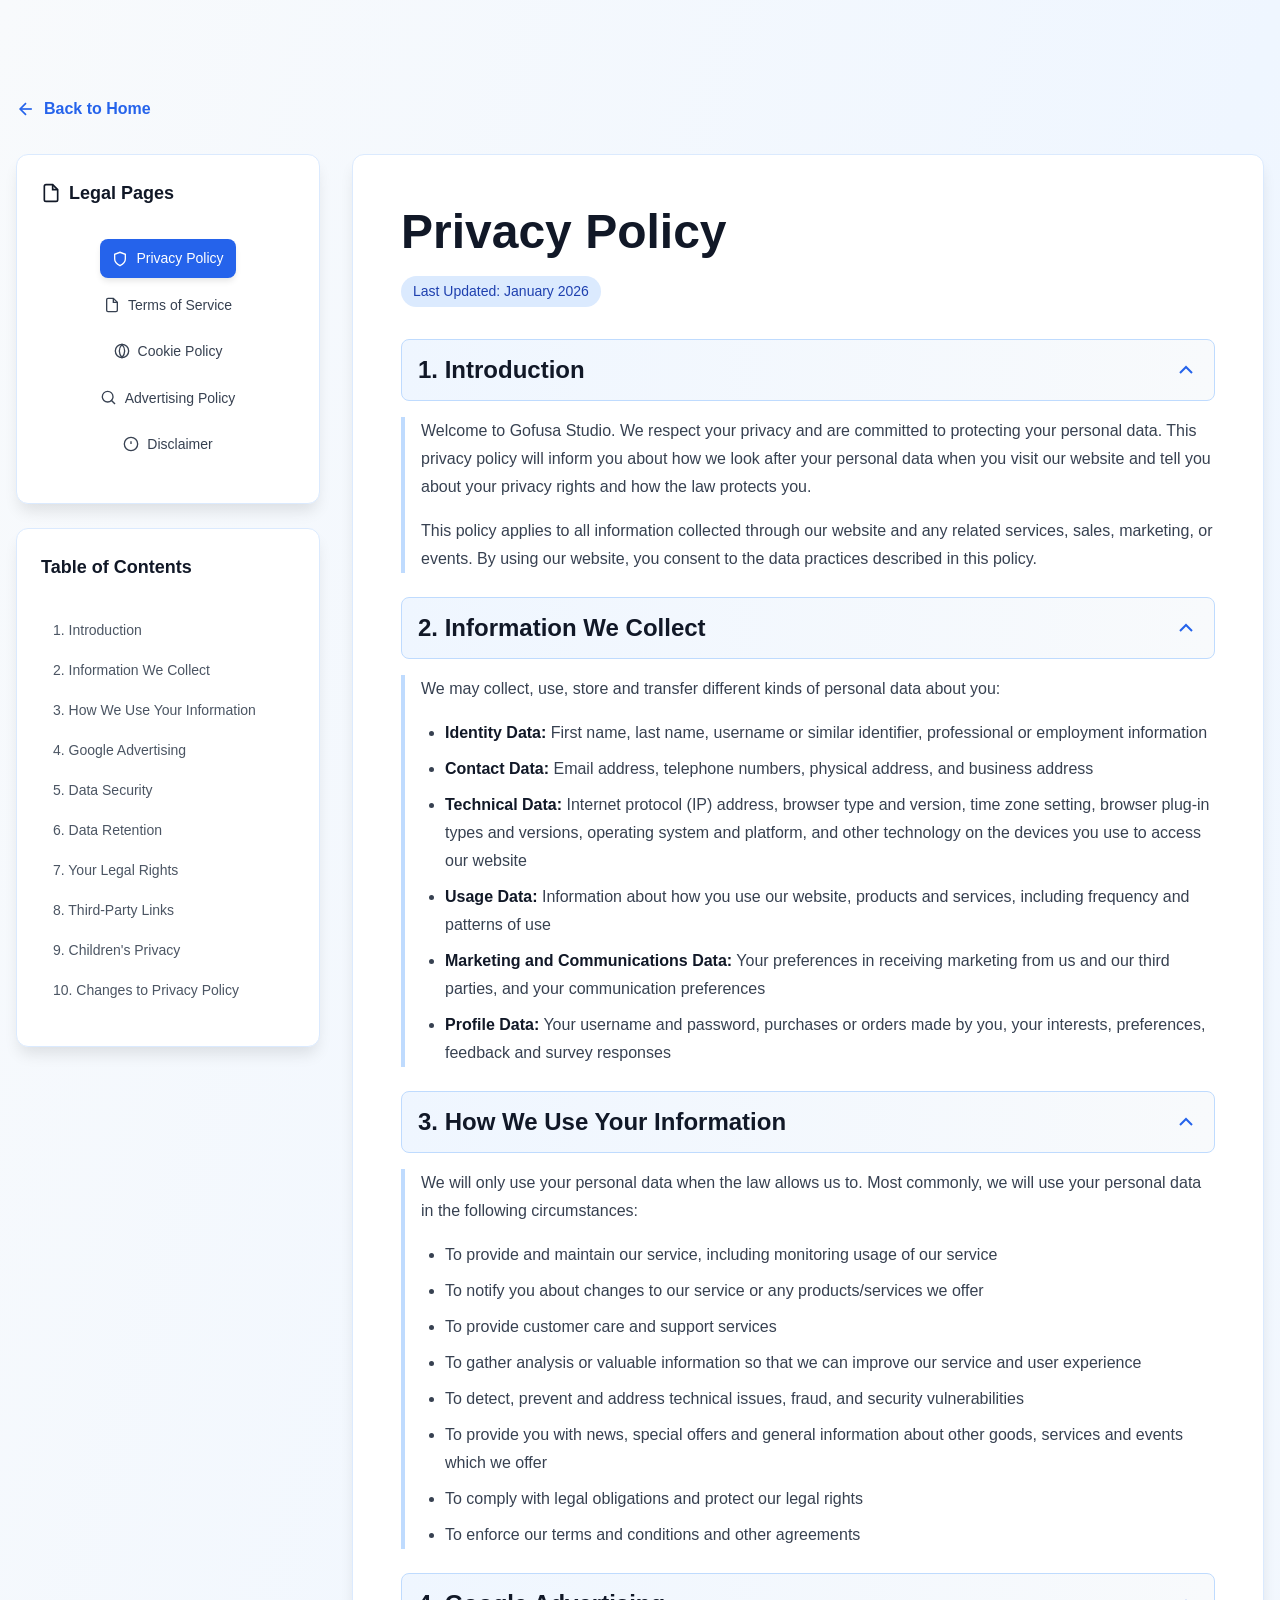
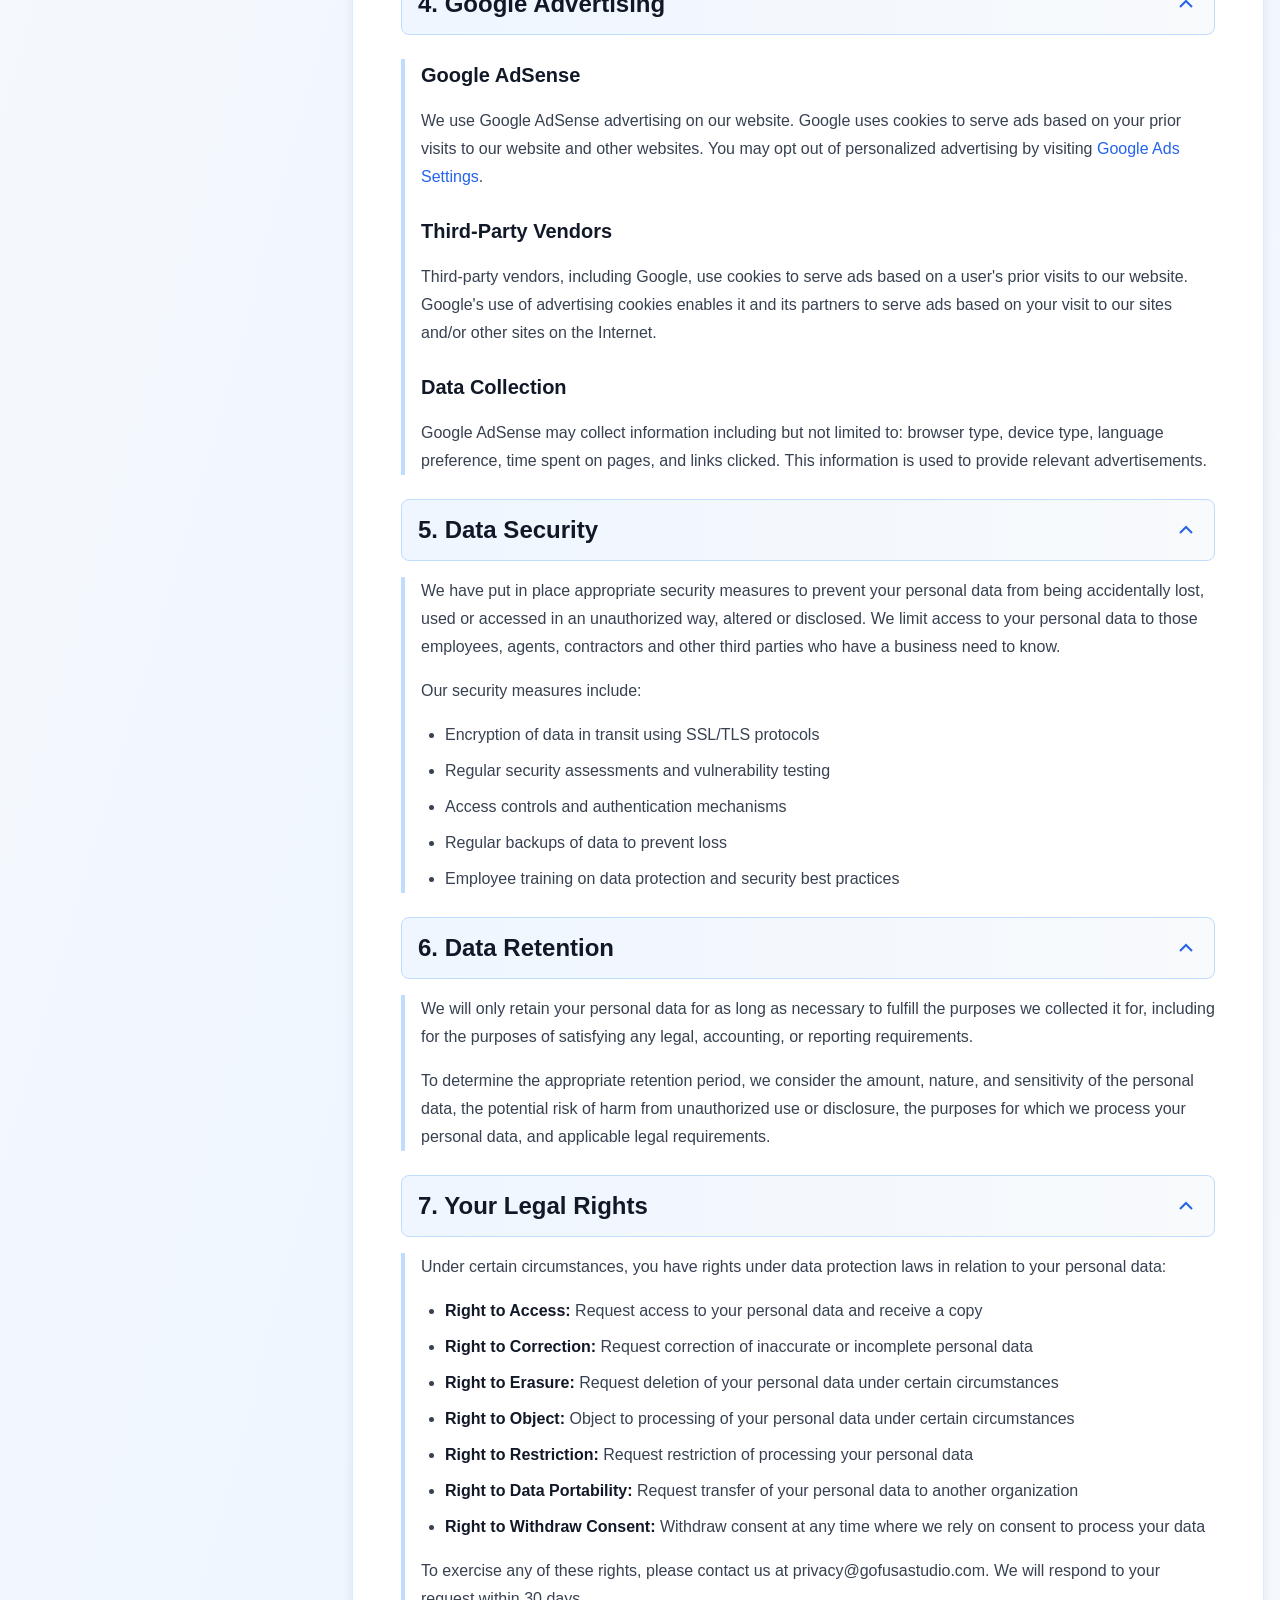
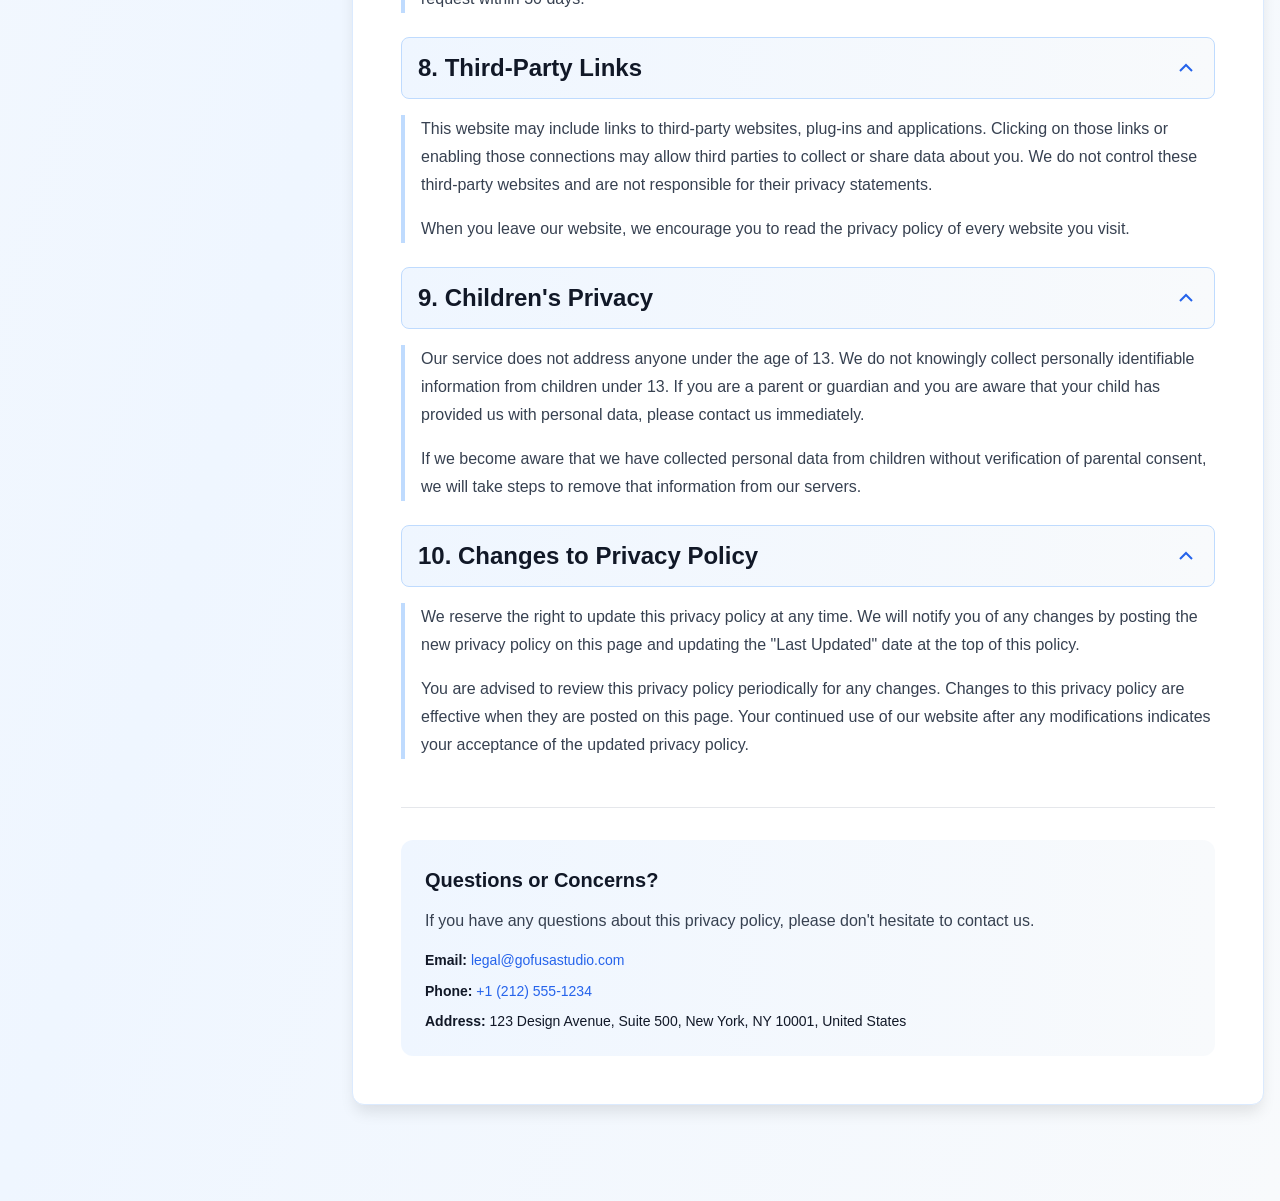
<file: public/privacy-policy.html>
<!DOCTYPE html>
<html lang="en">
<head>
  <meta charset="UTF-8">
  <meta name="viewport" content="width=device-width, initial-scale=1.0">
  <meta name="description" content="Privacy Policy for Gofusa Studio">
  <title>Privacy Policy | Gofusa Studio</title>
  <link rel="stylesheet" href="css/styles.css">
</head>
<body>
  <div class="legal-page">
    <div class="container">
      <a href="index.html" class="back-link">
        <svg xmlns="http://www.w3.org/2000/svg" width="20" height="20" viewBox="0 0 24 24" fill="none" stroke="currentColor" stroke-width="2">
          <line x1="19" y1="12" x2="5" y2="12"/><polyline points="12 19 5 12 12 5"/>
        </svg>
        Back to Home
      </a>

      <div class="legal-container">
        <aside class="legal-sidebar mobile-hidden">
          <div class="sidebar-section">
            <h3 class="sidebar-title">
              <svg xmlns="http://www.w3.org/2000/svg" width="20" height="20" viewBox="0 0 24 24" fill="none" stroke="currentColor" stroke-width="2">
                <path d="M14 2H6a2 2 0 0 0-2 2v16a2 2 0 0 0 2 2h12a2 2 0 0 0 2-2V8z"/><polyline points="14 2 14 8 20 8"/>
              </svg>
              Legal Pages
            </h3>
            <nav class="sidebar-nav">
              <a href="privacy-policy.html" class="sidebar-link">
                <svg xmlns="http://www.w3.org/2000/svg" width="16" height="16" viewBox="0 0 24 24" fill="none" stroke="currentColor" stroke-width="2">
                  <path d="M12 22s8-4 8-10V5l-8-3-8 3v7c0 6 8 10 8 10z"/>
                </svg>
                Privacy Policy
              </a>
              <a href="terms-of-service.html" class="sidebar-link">
                <svg xmlns="http://www.w3.org/2000/svg" width="16" height="16" viewBox="0 0 24 24" fill="none" stroke="currentColor" stroke-width="2">
                  <path d="M14 2H6a2 2 0 0 0-2 2v16a2 2 0 0 0 2 2h12a2 2 0 0 0 2-2V8z"/><polyline points="14 2 14 8 20 8"/>
                </svg>
                Terms of Service
              </a>
              <a href="cookie-policy.html" class="sidebar-link">
                <svg xmlns="http://www.w3.org/2000/svg" width="16" height="16" viewBox="0 0 24 24" fill="none" stroke="currentColor" stroke-width="2">
                  <circle cx="12" cy="12" r="10"/><path d="M12 2a15.3 15.3 0 0 1 4 10 15.3 15.3 0 0 1-4 10 15.3 15.3 0 0 1-4-10 15.3 15.3 0 0 1 4-10z"/>
                </svg>
                Cookie Policy
              </a>
              <a href="advertising-policy.html" class="sidebar-link">
                <svg xmlns="http://www.w3.org/2000/svg" width="16" height="16" viewBox="0 0 24 24" fill="none" stroke="currentColor" stroke-width="2">
                  <path d="M10 18a8 8 0 1 0 0-16 8 8 0 0 0 0 16Z"/><path d="M21 21 15 15"/>
                </svg>
                Advertising Policy
              </a>
              <a href="disclaimer.html" class="sidebar-link">
                <svg xmlns="http://www.w3.org/2000/svg" width="16" height="16" viewBox="0 0 24 24" fill="none" stroke="currentColor" stroke-width="2">
                  <path d="M12 22c5.523 0 10-4.477 10-10S17.523 2 12 2 2 6.477 2 12s4.477 10 10 10Z"/><line x1="12" y1="8" x2="12" y2="12"/><line x1="12" y1="16" x2="12.01" y2="16"/>
                </svg>
                Disclaimer
              </a>
            </nav>
          </div>

          <div class="sidebar-section">
            <h3 class="sidebar-title">Table of Contents</h3>
            <nav class="sidebar-nav">
              <button class="sidebar-toc-link" data-section="introduction">1. Introduction</button>
              <button class="sidebar-toc-link" data-section="information-collection">2. Information We Collect</button>
              <button class="sidebar-toc-link" data-section="how-we-use">3. How We Use Your Information</button>
              <button class="sidebar-toc-link" data-section="google-advertising">4. Google Advertising</button>
              <button class="sidebar-toc-link" data-section="data-security">5. Data Security</button>
              <button class="sidebar-toc-link" data-section="data-retention">6. Data Retention</button>
              <button class="sidebar-toc-link" data-section="legal-rights">7. Your Legal Rights</button>
              <button class="sidebar-toc-link" data-section="third-party-links">8. Third-Party Links</button>
              <button class="sidebar-toc-link" data-section="children-privacy">9. Children's Privacy</button>
              <button class="sidebar-toc-link" data-section="changes">10. Changes to Privacy Policy</button>
            </nav>
          </div>
        </aside>

        <main class="legal-main">
          <button class="mobile-nav-toggle">Show Navigation</button>

          <div class="legal-header">
            <h1 class="legal-title">Privacy Policy</h1>
            <span class="legal-updated">Last Updated: January 2026</span>
          </div>

          <div class="legal-content">
            <div id="introduction" class="collapsible-section">
              <button class="collapsible-header">
                <h2 class="collapsible-title">1. Introduction</h2>
                <svg class="collapsible-icon" xmlns="http://www.w3.org/2000/svg" viewBox="0 0 24 24" fill="none" stroke="currentColor" stroke-width="2"><path d="m18 15-6-6-6 6"/></svg>
              </button>
              <div class="collapsible-content active">
                <p>Welcome to Gofusa Studio. We respect your privacy and are committed to protecting your personal data. This privacy policy will inform you about how we look after your personal data when you visit our website and tell you about your privacy rights and how the law protects you.</p>
                <p>This policy applies to all information collected through our website and any related services, sales, marketing, or events. By using our website, you consent to the data practices described in this policy.</p>
              </div>
            </div>

            <div id="information-collection" class="collapsible-section">
              <button class="collapsible-header">
                <h2 class="collapsible-title">2. Information We Collect</h2>
                <svg class="collapsible-icon" xmlns="http://www.w3.org/2000/svg" viewBox="0 0 24 24" fill="none" stroke="currentColor" stroke-width="2"><path d="m18 15-6-6-6 6"/></svg>
              </button>
              <div class="collapsible-content active">
                <p>We may collect, use, store and transfer different kinds of personal data about you:</p>
                <ul>
                  <li><strong>Identity Data:</strong> First name, last name, username or similar identifier, professional or employment information</li>
                  <li><strong>Contact Data:</strong> Email address, telephone numbers, physical address, and business address</li>
                  <li><strong>Technical Data:</strong> Internet protocol (IP) address, browser type and version, time zone setting, browser plug-in types and versions, operating system and platform, and other technology on the devices you use to access our website</li>
                  <li><strong>Usage Data:</strong> Information about how you use our website, products and services, including frequency and patterns of use</li>
                  <li><strong>Marketing and Communications Data:</strong> Your preferences in receiving marketing from us and our third parties, and your communication preferences</li>
                  <li><strong>Profile Data:</strong> Your username and password, purchases or orders made by you, your interests, preferences, feedback and survey responses</li>
                </ul>
              </div>
            </div>

            <div id="how-we-use" class="collapsible-section">
              <button class="collapsible-header">
                <h2 class="collapsible-title">3. How We Use Your Information</h2>
                <svg class="collapsible-icon" xmlns="http://www.w3.org/2000/svg" viewBox="0 0 24 24" fill="none" stroke="currentColor" stroke-width="2"><path d="m18 15-6-6-6 6"/></svg>
              </button>
              <div class="collapsible-content active">
                <p>We will only use your personal data when the law allows us to. Most commonly, we will use your personal data in the following circumstances:</p>
                <ul>
                  <li>To provide and maintain our service, including monitoring usage of our service</li>
                  <li>To notify you about changes to our service or any products/services we offer</li>
                  <li>To provide customer care and support services</li>
                  <li>To gather analysis or valuable information so that we can improve our service and user experience</li>
                  <li>To detect, prevent and address technical issues, fraud, and security vulnerabilities</li>
                  <li>To provide you with news, special offers and general information about other goods, services and events which we offer</li>
                  <li>To comply with legal obligations and protect our legal rights</li>
                  <li>To enforce our terms and conditions and other agreements</li>
                </ul>
              </div>
            </div>

            <div id="google-advertising" class="collapsible-section">
              <button class="collapsible-header">
                <h2 class="collapsible-title">4. Google Advertising</h2>
                <svg class="collapsible-icon" xmlns="http://www.w3.org/2000/svg" viewBox="0 0 24 24" fill="none" stroke="currentColor" stroke-width="2"><path d="m18 15-6-6-6 6"/></svg>
              </button>
              <div class="collapsible-content active">
                <h3>Google AdSense</h3>
                <p>We use Google AdSense advertising on our website. Google uses cookies to serve ads based on your prior visits to our website and other websites. You may opt out of personalized advertising by visiting <a href="https://www.google.com/settings/ads" target="_blank" rel="noopener noreferrer">Google Ads Settings</a>.</p>
                <h3>Third-Party Vendors</h3>
                <p>Third-party vendors, including Google, use cookies to serve ads based on a user's prior visits to our website. Google's use of advertising cookies enables it and its partners to serve ads based on your visit to our sites and/or other sites on the Internet.</p>
                <h3>Data Collection</h3>
                <p>Google AdSense may collect information including but not limited to: browser type, device type, language preference, time spent on pages, and links clicked. This information is used to provide relevant advertisements.</p>
              </div>
            </div>

            <div id="data-security" class="collapsible-section">
              <button class="collapsible-header">
                <h2 class="collapsible-title">5. Data Security</h2>
                <svg class="collapsible-icon" xmlns="http://www.w3.org/2000/svg" viewBox="0 0 24 24" fill="none" stroke="currentColor" stroke-width="2"><path d="m18 15-6-6-6 6"/></svg>
              </button>
              <div class="collapsible-content active">
                <p>We have put in place appropriate security measures to prevent your personal data from being accidentally lost, used or accessed in an unauthorized way, altered or disclosed. We limit access to your personal data to those employees, agents, contractors and other third parties who have a business need to know.</p>
                <p>Our security measures include:</p>
                <ul>
                  <li>Encryption of data in transit using SSL/TLS protocols</li>
                  <li>Regular security assessments and vulnerability testing</li>
                  <li>Access controls and authentication mechanisms</li>
                  <li>Regular backups of data to prevent loss</li>
                  <li>Employee training on data protection and security best practices</li>
                </ul>
              </div>
            </div>

            <div id="data-retention" class="collapsible-section">
              <button class="collapsible-header">
                <h2 class="collapsible-title">6. Data Retention</h2>
                <svg class="collapsible-icon" xmlns="http://www.w3.org/2000/svg" viewBox="0 0 24 24" fill="none" stroke="currentColor" stroke-width="2"><path d="m18 15-6-6-6 6"/></svg>
              </button>
              <div class="collapsible-content active">
                <p>We will only retain your personal data for as long as necessary to fulfill the purposes we collected it for, including for the purposes of satisfying any legal, accounting, or reporting requirements.</p>
                <p>To determine the appropriate retention period, we consider the amount, nature, and sensitivity of the personal data, the potential risk of harm from unauthorized use or disclosure, the purposes for which we process your personal data, and applicable legal requirements.</p>
              </div>
            </div>

            <div id="legal-rights" class="collapsible-section">
              <button class="collapsible-header">
                <h2 class="collapsible-title">7. Your Legal Rights</h2>
                <svg class="collapsible-icon" xmlns="http://www.w3.org/2000/svg" viewBox="0 0 24 24" fill="none" stroke="currentColor" stroke-width="2"><path d="m18 15-6-6-6 6"/></svg>
              </button>
              <div class="collapsible-content active">
                <p>Under certain circumstances, you have rights under data protection laws in relation to your personal data:</p>
                <ul>
                  <li><strong>Right to Access:</strong> Request access to your personal data and receive a copy</li>
                  <li><strong>Right to Correction:</strong> Request correction of inaccurate or incomplete personal data</li>
                  <li><strong>Right to Erasure:</strong> Request deletion of your personal data under certain circumstances</li>
                  <li><strong>Right to Object:</strong> Object to processing of your personal data under certain circumstances</li>
                  <li><strong>Right to Restriction:</strong> Request restriction of processing your personal data</li>
                  <li><strong>Right to Data Portability:</strong> Request transfer of your personal data to another organization</li>
                  <li><strong>Right to Withdraw Consent:</strong> Withdraw consent at any time where we rely on consent to process your data</li>
                </ul>
                <p>To exercise any of these rights, please contact us at privacy@gofusastudio.com. We will respond to your request within 30 days.</p>
              </div>
            </div>

            <div id="third-party-links" class="collapsible-section">
              <button class="collapsible-header">
                <h2 class="collapsible-title">8. Third-Party Links</h2>
                <svg class="collapsible-icon" xmlns="http://www.w3.org/2000/svg" viewBox="0 0 24 24" fill="none" stroke="currentColor" stroke-width="2"><path d="m18 15-6-6-6 6"/></svg>
              </button>
              <div class="collapsible-content active">
                <p>This website may include links to third-party websites, plug-ins and applications. Clicking on those links or enabling those connections may allow third parties to collect or share data about you. We do not control these third-party websites and are not responsible for their privacy statements.</p>
                <p>When you leave our website, we encourage you to read the privacy policy of every website you visit.</p>
              </div>
            </div>

            <div id="children-privacy" class="collapsible-section">
              <button class="collapsible-header">
                <h2 class="collapsible-title">9. Children's Privacy</h2>
                <svg class="collapsible-icon" xmlns="http://www.w3.org/2000/svg" viewBox="0 0 24 24" fill="none" stroke="currentColor" stroke-width="2"><path d="m18 15-6-6-6 6"/></svg>
              </button>
              <div class="collapsible-content active">
                <p>Our service does not address anyone under the age of 13. We do not knowingly collect personally identifiable information from children under 13. If you are a parent or guardian and you are aware that your child has provided us with personal data, please contact us immediately.</p>
                <p>If we become aware that we have collected personal data from children without verification of parental consent, we will take steps to remove that information from our servers.</p>
              </div>
            </div>

            <div id="changes" class="collapsible-section">
              <button class="collapsible-header">
                <h2 class="collapsible-title">10. Changes to Privacy Policy</h2>
                <svg class="collapsible-icon" xmlns="http://www.w3.org/2000/svg" viewBox="0 0 24 24" fill="none" stroke="currentColor" stroke-width="2"><path d="m18 15-6-6-6 6"/></svg>
              </button>
              <div class="collapsible-content active">
                <p>We reserve the right to update this privacy policy at any time. We will notify you of any changes by posting the new privacy policy on this page and updating the "Last Updated" date at the top of this policy.</p>
                <p>You are advised to review this privacy policy periodically for any changes. Changes to this privacy policy are effective when they are posted on this page. Your continued use of our website after any modifications indicates your acceptance of the updated privacy policy.</p>
              </div>
            </div>          </div>

          <div class="legal-contact-box">
            <div class="legal-contact-content">
              <h3 class="legal-contact-title">Questions or Concerns?</h3>
              <p class="legal-contact-text">
                If you have any questions about this privacy policy, please don't hesitate to contact us.
              </p>
              <div class="legal-contact-info">
                <p><strong>Email:</strong> <a href="mailto:legal@gofusastudio.com">legal@gofusastudio.com</a></p>
                <p><strong>Phone:</strong> <a href="tel:+12125551234">+1 (212) 555-1234</a></p>
                <p><strong>Address:</strong> 123 Design Avenue, Suite 500, New York, NY 10001, United States</p>
              </div>
            </div>
          </div>
        </main>
      </div>
    </div>
  </div>

  <script src="js/main.js"></script>
</body>
</html>
</file>
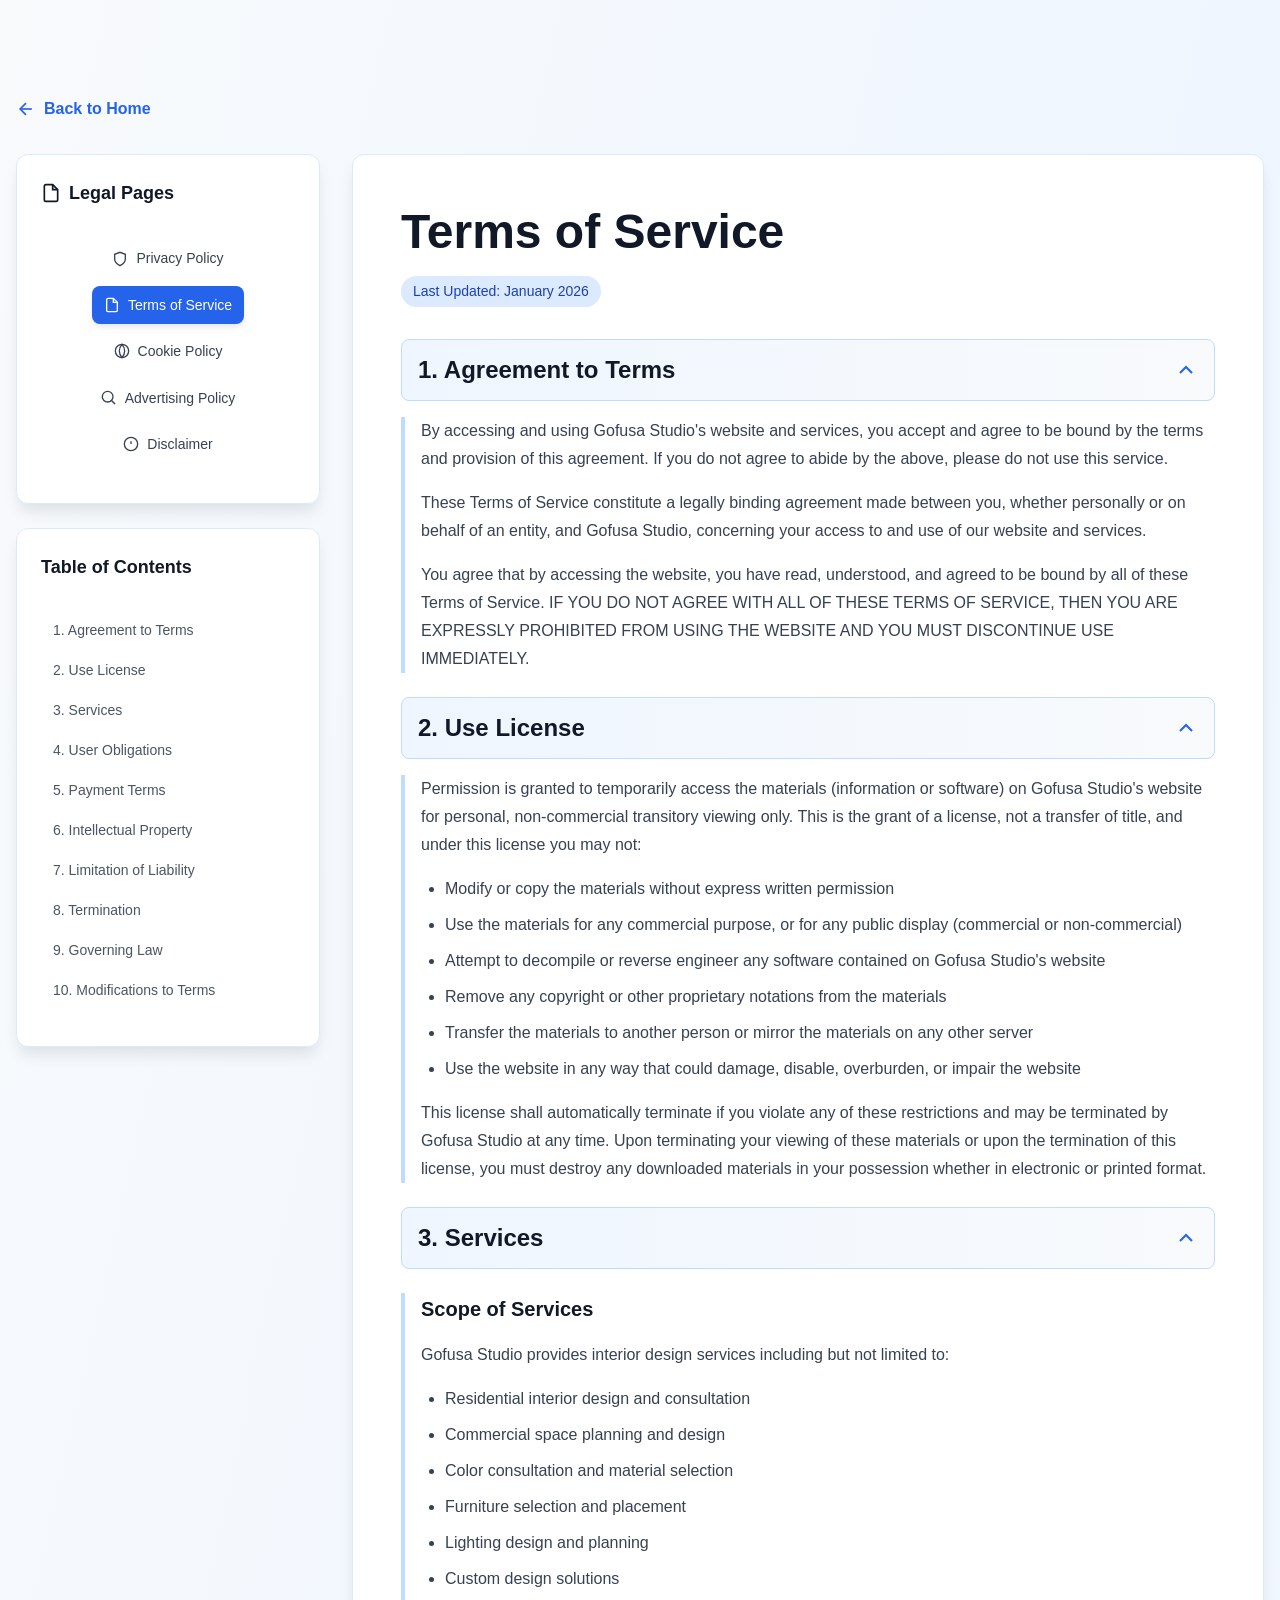
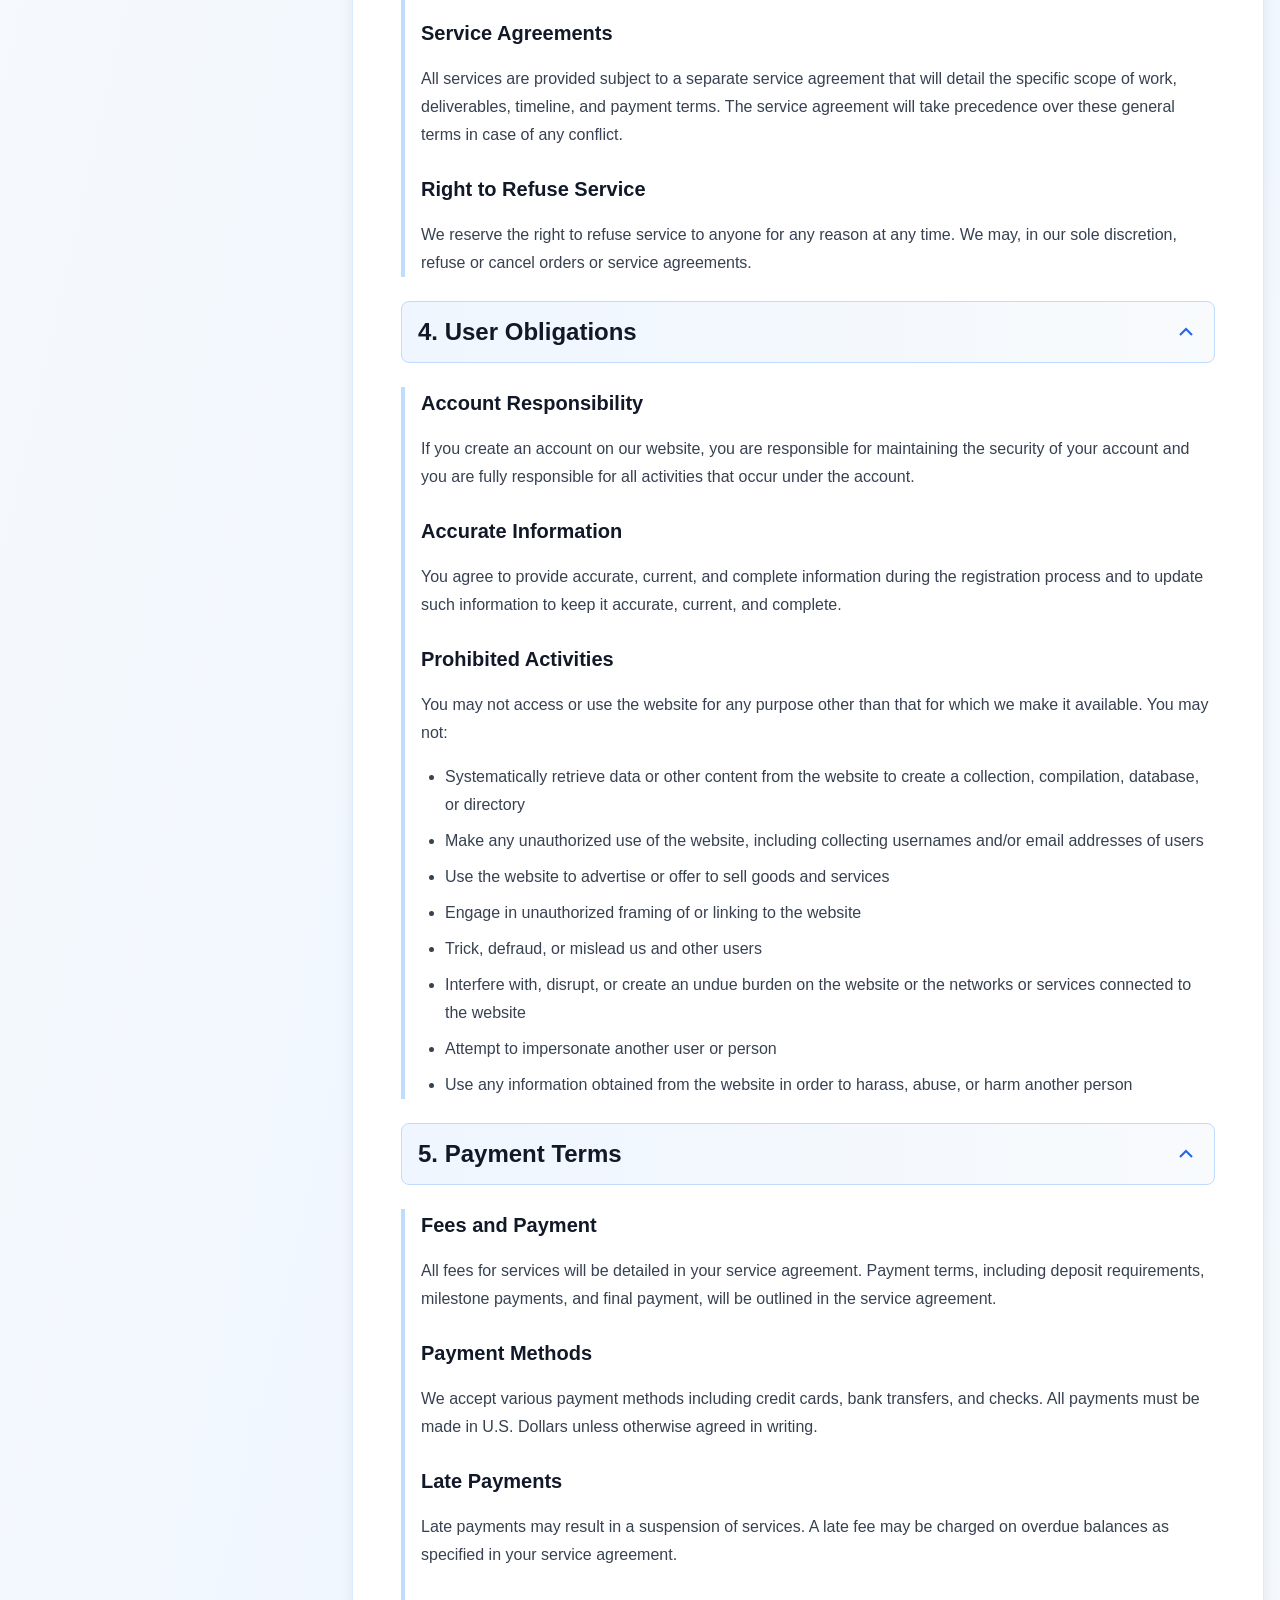
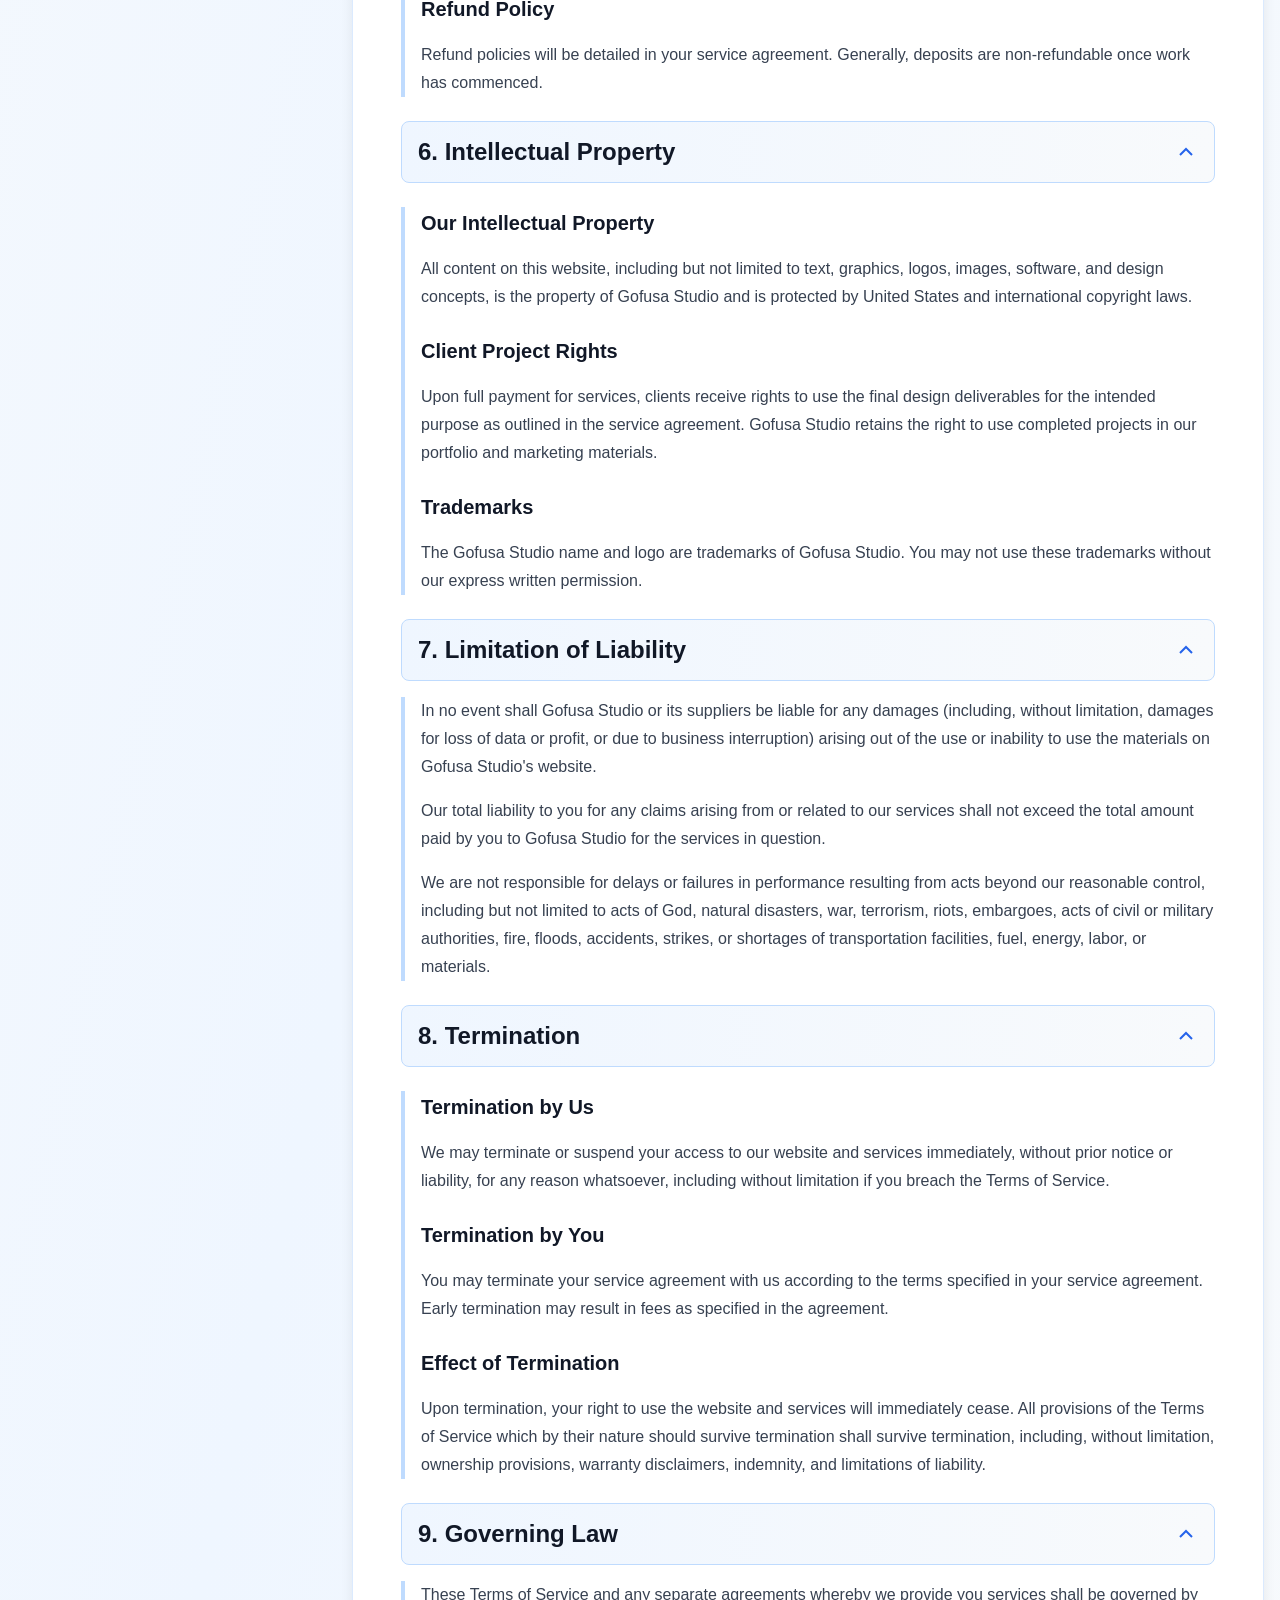
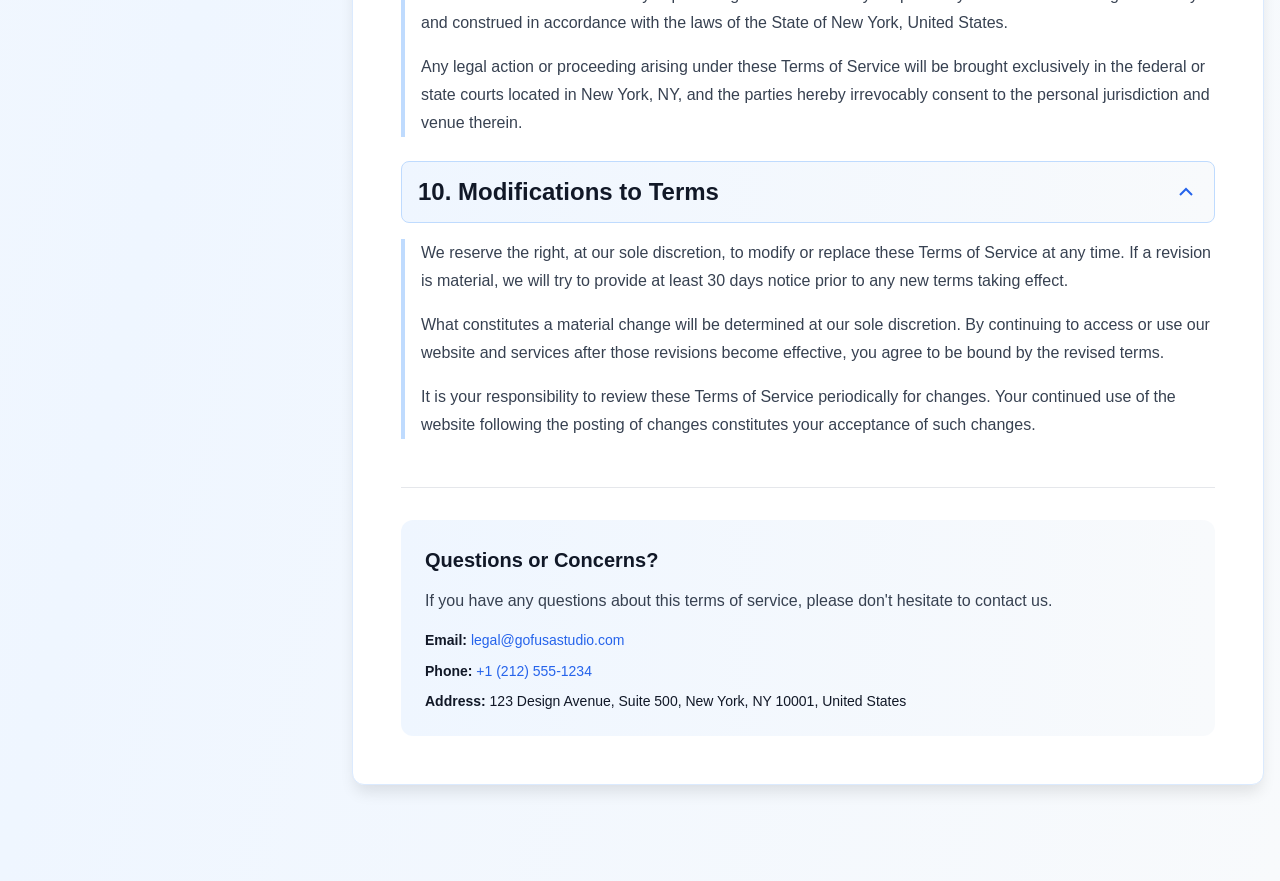
<file: public/terms-of-service.html>
<!DOCTYPE html>
<html lang="en">
<head>
  <meta charset="UTF-8">
  <meta name="viewport" content="width=device-width, initial-scale=1.0">
  <meta name="description" content="Terms of Service for Gofusa Studio">
  <title>Terms of Service | Gofusa Studio</title>
  <link rel="stylesheet" href="css/styles.css">
</head>
<body>
  <div class="legal-page">
    <div class="container">
      <a href="index.html" class="back-link">
        <svg xmlns="http://www.w3.org/2000/svg" width="20" height="20" viewBox="0 0 24 24" fill="none" stroke="currentColor" stroke-width="2">
          <line x1="19" y1="12" x2="5" y2="12"/><polyline points="12 19 5 12 12 5"/>
        </svg>
        Back to Home
      </a>

      <div class="legal-container">
        <aside class="legal-sidebar mobile-hidden">
          <div class="sidebar-section">
            <h3 class="sidebar-title">
              <svg xmlns="http://www.w3.org/2000/svg" width="20" height="20" viewBox="0 0 24 24" fill="none" stroke="currentColor" stroke-width="2">
                <path d="M14 2H6a2 2 0 0 0-2 2v16a2 2 0 0 0 2 2h12a2 2 0 0 0 2-2V8z"/><polyline points="14 2 14 8 20 8"/>
              </svg>
              Legal Pages
            </h3>
            <nav class="sidebar-nav">
              <a href="privacy-policy.html" class="sidebar-link">
                <svg xmlns="http://www.w3.org/2000/svg" width="16" height="16" viewBox="0 0 24 24" fill="none" stroke="currentColor" stroke-width="2">
                  <path d="M12 22s8-4 8-10V5l-8-3-8 3v7c0 6 8 10 8 10z"/>
                </svg>
                Privacy Policy
              </a>
              <a href="terms-of-service.html" class="sidebar-link active">
                <svg xmlns="http://www.w3.org/2000/svg" width="16" height="16" viewBox="0 0 24 24" fill="none" stroke="currentColor" stroke-width="2">
                  <path d="M14 2H6a2 2 0 0 0-2 2v16a2 2 0 0 0 2 2h12a2 2 0 0 0 2-2V8z"/><polyline points="14 2 14 8 20 8"/>
                </svg>
                Terms of Service
              </a>
              <a href="cookie-policy.html" class="sidebar-link">
                <svg xmlns="http://www.w3.org/2000/svg" width="16" height="16" viewBox="0 0 24 24" fill="none" stroke="currentColor" stroke-width="2">
                  <circle cx="12" cy="12" r="10"/><path d="M12 2a15.3 15.3 0 0 1 4 10 15.3 15.3 0 0 1-4 10 15.3 15.3 0 0 1-4-10 15.3 15.3 0 0 1 4-10z"/>
                </svg>
                Cookie Policy
              </a>
              <a href="advertising-policy.html" class="sidebar-link">
                <svg xmlns="http://www.w3.org/2000/svg" width="16" height="16" viewBox="0 0 24 24" fill="none" stroke="currentColor" stroke-width="2">
                  <path d="M10 18a8 8 0 1 0 0-16 8 8 0 0 0 0 16Z"/><path d="M21 21 15 15"/>
                </svg>
                Advertising Policy
              </a>
              <a href="disclaimer.html" class="sidebar-link">
                <svg xmlns="http://www.w3.org/2000/svg" width="16" height="16" viewBox="0 0 24 24" fill="none" stroke="currentColor" stroke-width="2">
                  <path d="M12 22c5.523 0 10-4.477 10-10S17.523 2 12 2 2 6.477 2 12s4.477 10 10 10Z"/><line x1="12" y1="8" x2="12" y2="12"/><line x1="12" y1="16" x2="12.01" y2="16"/>
                </svg>
                Disclaimer
              </a>
            </nav>
          </div>

          <div class="sidebar-section">
            <h3 class="sidebar-title">Table of Contents</h3>
            <nav class="sidebar-nav">
              <button class="sidebar-toc-link" data-section="agreement">1. Agreement to Terms</button>
              <button class="sidebar-toc-link" data-section="use-license">2. Use License</button>
              <button class="sidebar-toc-link" data-section="services">3. Services</button>
              <button class="sidebar-toc-link" data-section="user-obligations">4. User Obligations</button>
              <button class="sidebar-toc-link" data-section="payment-terms">5. Payment Terms</button>
              <button class="sidebar-toc-link" data-section="intellectual-property">6. Intellectual Property</button>
              <button class="sidebar-toc-link" data-section="limitation-liability">7. Limitation of Liability</button>
              <button class="sidebar-toc-link" data-section="termination">8. Termination</button>
              <button class="sidebar-toc-link" data-section="governing-law">9. Governing Law</button>
              <button class="sidebar-toc-link" data-section="modifications">10. Modifications to Terms</button>
            </nav>
          </div>
        </aside>

        <main class="legal-main">
          <button class="mobile-nav-toggle">Show Navigation</button>

          <div class="legal-header">
            <h1 class="legal-title">Terms of Service</h1>
            <span class="legal-updated">Last Updated: January 2026</span>
          </div>

          <div class="legal-content">
            <div id="agreement" class="collapsible-section">
              <button class="collapsible-header">
                <h2 class="collapsible-title">1. Agreement to Terms</h2>
                <svg class="collapsible-icon" xmlns="http://www.w3.org/2000/svg" viewBox="0 0 24 24" fill="none" stroke="currentColor" stroke-width="2"><path d="m18 15-6-6-6 6"/></svg>
              </button>
              <div class="collapsible-content active">
                <p>By accessing and using Gofusa Studio's website and services, you accept and agree to be bound by the terms and provision of this agreement. If you do not agree to abide by the above, please do not use this service.</p>
                <p>These Terms of Service constitute a legally binding agreement made between you, whether personally or on behalf of an entity, and Gofusa Studio, concerning your access to and use of our website and services.</p>
                <p>You agree that by accessing the website, you have read, understood, and agreed to be bound by all of these Terms of Service. IF YOU DO NOT AGREE WITH ALL OF THESE TERMS OF SERVICE, THEN YOU ARE EXPRESSLY PROHIBITED FROM USING THE WEBSITE AND YOU MUST DISCONTINUE USE IMMEDIATELY.</p>
              </div>
            </div>

            <div id="use-license" class="collapsible-section">
              <button class="collapsible-header">
                <h2 class="collapsible-title">2. Use License</h2>
                <svg class="collapsible-icon" xmlns="http://www.w3.org/2000/svg" viewBox="0 0 24 24" fill="none" stroke="currentColor" stroke-width="2"><path d="m18 15-6-6-6 6"/></svg>
              </button>
              <div class="collapsible-content active">
                <p>Permission is granted to temporarily access the materials (information or software) on Gofusa Studio's website for personal, non-commercial transitory viewing only. This is the grant of a license, not a transfer of title, and under this license you may not:</p>
                <ul>
                  <li>Modify or copy the materials without express written permission</li>
                  <li>Use the materials for any commercial purpose, or for any public display (commercial or non-commercial)</li>
                  <li>Attempt to decompile or reverse engineer any software contained on Gofusa Studio's website</li>
                  <li>Remove any copyright or other proprietary notations from the materials</li>
                  <li>Transfer the materials to another person or mirror the materials on any other server</li>
                  <li>Use the website in any way that could damage, disable, overburden, or impair the website</li>
                </ul>
                <p>This license shall automatically terminate if you violate any of these restrictions and may be terminated by Gofusa Studio at any time. Upon terminating your viewing of these materials or upon the termination of this license, you must destroy any downloaded materials in your possession whether in electronic or printed format.</p>
              </div>
            </div>

            <div id="services" class="collapsible-section">
              <button class="collapsible-header">
                <h2 class="collapsible-title">3. Services</h2>
                <svg class="collapsible-icon" xmlns="http://www.w3.org/2000/svg" viewBox="0 0 24 24" fill="none" stroke="currentColor" stroke-width="2"><path d="m18 15-6-6-6 6"/></svg>
              </button>
              <div class="collapsible-content active">
                <h3>Scope of Services</h3>
                <p>Gofusa Studio provides interior design services including but not limited to:</p>
                <ul>
                  <li>Residential interior design and consultation</li>
                  <li>Commercial space planning and design</li>
                  <li>Color consultation and material selection</li>
                  <li>Furniture selection and placement</li>
                  <li>Lighting design and planning</li>
                  <li>Custom design solutions</li>
                </ul>
                <h3>Service Agreements</h3>
                <p>All services are provided subject to a separate service agreement that will detail the specific scope of work, deliverables, timeline, and payment terms. The service agreement will take precedence over these general terms in case of any conflict.</p>
                <h3>Right to Refuse Service</h3>
                <p>We reserve the right to refuse service to anyone for any reason at any time. We may, in our sole discretion, refuse or cancel orders or service agreements.</p>
              </div>
            </div>

            <div id="user-obligations" class="collapsible-section">
              <button class="collapsible-header">
                <h2 class="collapsible-title">4. User Obligations</h2>
                <svg class="collapsible-icon" xmlns="http://www.w3.org/2000/svg" viewBox="0 0 24 24" fill="none" stroke="currentColor" stroke-width="2"><path d="m18 15-6-6-6 6"/></svg>
              </button>
              <div class="collapsible-content active">
                <h3>Account Responsibility</h3>
                <p>If you create an account on our website, you are responsible for maintaining the security of your account and you are fully responsible for all activities that occur under the account.</p>
                <h3>Accurate Information</h3>
                <p>You agree to provide accurate, current, and complete information during the registration process and to update such information to keep it accurate, current, and complete.</p>
                <h3>Prohibited Activities</h3>
                <p>You may not access or use the website for any purpose other than that for which we make it available. You may not:</p>
                <ul>
                  <li>Systematically retrieve data or other content from the website to create a collection, compilation, database, or directory</li>
                  <li>Make any unauthorized use of the website, including collecting usernames and/or email addresses of users</li>
                  <li>Use the website to advertise or offer to sell goods and services</li>
                  <li>Engage in unauthorized framing of or linking to the website</li>
                  <li>Trick, defraud, or mislead us and other users</li>
                  <li>Interfere with, disrupt, or create an undue burden on the website or the networks or services connected to the website</li>
                  <li>Attempt to impersonate another user or person</li>
                  <li>Use any information obtained from the website in order to harass, abuse, or harm another person</li>
                </ul>
              </div>
            </div>

            <div id="payment-terms" class="collapsible-section">
              <button class="collapsible-header">
                <h2 class="collapsible-title">5. Payment Terms</h2>
                <svg class="collapsible-icon" xmlns="http://www.w3.org/2000/svg" viewBox="0 0 24 24" fill="none" stroke="currentColor" stroke-width="2"><path d="m18 15-6-6-6 6"/></svg>
              </button>
              <div class="collapsible-content active">
                <h3>Fees and Payment</h3>
                <p>All fees for services will be detailed in your service agreement. Payment terms, including deposit requirements, milestone payments, and final payment, will be outlined in the service agreement.</p>
                <h3>Payment Methods</h3>
                <p>We accept various payment methods including credit cards, bank transfers, and checks. All payments must be made in U.S. Dollars unless otherwise agreed in writing.</p>
                <h3>Late Payments</h3>
                <p>Late payments may result in a suspension of services. A late fee may be charged on overdue balances as specified in your service agreement.</p>
                <h3>Refund Policy</h3>
                <p>Refund policies will be detailed in your service agreement. Generally, deposits are non-refundable once work has commenced.</p>
              </div>
            </div>

            <div id="intellectual-property" class="collapsible-section">
              <button class="collapsible-header">
                <h2 class="collapsible-title">6. Intellectual Property</h2>
                <svg class="collapsible-icon" xmlns="http://www.w3.org/2000/svg" viewBox="0 0 24 24" fill="none" stroke="currentColor" stroke-width="2"><path d="m18 15-6-6-6 6"/></svg>
              </button>
              <div class="collapsible-content active">
                <h3>Our Intellectual Property</h3>
                <p>All content on this website, including but not limited to text, graphics, logos, images, software, and design concepts, is the property of Gofusa Studio and is protected by United States and international copyright laws.</p>
                <h3>Client Project Rights</h3>
                <p>Upon full payment for services, clients receive rights to use the final design deliverables for the intended purpose as outlined in the service agreement. Gofusa Studio retains the right to use completed projects in our portfolio and marketing materials.</p>
                <h3>Trademarks</h3>
                <p>The Gofusa Studio name and logo are trademarks of Gofusa Studio. You may not use these trademarks without our express written permission.</p>
              </div>
            </div>

            <div id="limitation-liability" class="collapsible-section">
              <button class="collapsible-header">
                <h2 class="collapsible-title">7. Limitation of Liability</h2>
                <svg class="collapsible-icon" xmlns="http://www.w3.org/2000/svg" viewBox="0 0 24 24" fill="none" stroke="currentColor" stroke-width="2"><path d="m18 15-6-6-6 6"/></svg>
              </button>
              <div class="collapsible-content active">
                <p>In no event shall Gofusa Studio or its suppliers be liable for any damages (including, without limitation, damages for loss of data or profit, or due to business interruption) arising out of the use or inability to use the materials on Gofusa Studio's website.</p>
                <p>Our total liability to you for any claims arising from or related to our services shall not exceed the total amount paid by you to Gofusa Studio for the services in question.</p>
                <p>We are not responsible for delays or failures in performance resulting from acts beyond our reasonable control, including but not limited to acts of God, natural disasters, war, terrorism, riots, embargoes, acts of civil or military authorities, fire, floods, accidents, strikes, or shortages of transportation facilities, fuel, energy, labor, or materials.</p>
              </div>
            </div>

            <div id="termination" class="collapsible-section">
              <button class="collapsible-header">
                <h2 class="collapsible-title">8. Termination</h2>
                <svg class="collapsible-icon" xmlns="http://www.w3.org/2000/svg" viewBox="0 0 24 24" fill="none" stroke="currentColor" stroke-width="2"><path d="m18 15-6-6-6 6"/></svg>
              </button>
              <div class="collapsible-content active">
                <h3>Termination by Us</h3>
                <p>We may terminate or suspend your access to our website and services immediately, without prior notice or liability, for any reason whatsoever, including without limitation if you breach the Terms of Service.</p>
                <h3>Termination by You</h3>
                <p>You may terminate your service agreement with us according to the terms specified in your service agreement. Early termination may result in fees as specified in the agreement.</p>
                <h3>Effect of Termination</h3>
                <p>Upon termination, your right to use the website and services will immediately cease. All provisions of the Terms of Service which by their nature should survive termination shall survive termination, including, without limitation, ownership provisions, warranty disclaimers, indemnity, and limitations of liability.</p>
              </div>
            </div>

            <div id="governing-law" class="collapsible-section">
              <button class="collapsible-header">
                <h2 class="collapsible-title">9. Governing Law</h2>
                <svg class="collapsible-icon" xmlns="http://www.w3.org/2000/svg" viewBox="0 0 24 24" fill="none" stroke="currentColor" stroke-width="2"><path d="m18 15-6-6-6 6"/></svg>
              </button>
              <div class="collapsible-content active">
                <p>These Terms of Service and any separate agreements whereby we provide you services shall be governed by and construed in accordance with the laws of the State of New York, United States.</p>
                <p>Any legal action or proceeding arising under these Terms of Service will be brought exclusively in the federal or state courts located in New York, NY, and the parties hereby irrevocably consent to the personal jurisdiction and venue therein.</p>
              </div>
            </div>

            <div id="modifications" class="collapsible-section">
              <button class="collapsible-header">
                <h2 class="collapsible-title">10. Modifications to Terms</h2>
                <svg class="collapsible-icon" xmlns="http://www.w3.org/2000/svg" viewBox="0 0 24 24" fill="none" stroke="currentColor" stroke-width="2"><path d="m18 15-6-6-6 6"/></svg>
              </button>
              <div class="collapsible-content active">
                <p>We reserve the right, at our sole discretion, to modify or replace these Terms of Service at any time. If a revision is material, we will try to provide at least 30 days notice prior to any new terms taking effect.</p>
                <p>What constitutes a material change will be determined at our sole discretion. By continuing to access or use our website and services after those revisions become effective, you agree to be bound by the revised terms.</p>
                <p>It is your responsibility to review these Terms of Service periodically for changes. Your continued use of the website following the posting of changes constitutes your acceptance of such changes.</p>
              </div>
            </div>          </div>

          <div class="legal-contact-box">
            <div class="legal-contact-content">
              <h3 class="legal-contact-title">Questions or Concerns?</h3>
              <p class="legal-contact-text">
                If you have any questions about this terms of service, please don't hesitate to contact us.
              </p>
              <div class="legal-contact-info">
                <p><strong>Email:</strong> <a href="mailto:legal@gofusastudio.com">legal@gofusastudio.com</a></p>
                <p><strong>Phone:</strong> <a href="tel:+12125551234">+1 (212) 555-1234</a></p>
                <p><strong>Address:</strong> 123 Design Avenue, Suite 500, New York, NY 10001, United States</p>
              </div>
            </div>
          </div>
        </main>
      </div>
    </div>
  </div>

  <script src="js/main.js"></script>
</body>
</html>
</file>
<file: public/css/styles.css>
* {
  margin: 0;
  padding: 0;
  box-sizing: border-box;
}

:root {
  --amber-600: #d97706;
  --amber-700: #b45309;
  --amber-500: #f59e0b;
  --amber-400: #fbbf24;
  --amber-100: #fef3c7;
  --amber-50: #fffbeb;
  --gray-900: #111827;
  --gray-800: #1f2937;
  --gray-700: #374151;
  --gray-600: #4b5563;
  --gray-500: #6b7280;
  --gray-400: #9ca3af;
  --gray-300: #d1d5db;
  --gray-200: #e5e7eb;
  --gray-100: #f3f4f6;
  --gray-50: #f9fafb;
  --blue-600: #2563eb;
  --blue-700: #1d4ed8;
  --blue-100: #dbeafe;
  --blue-200: #bfdbfe;
  --blue-50: #eff6ff;
  --slate-50: #f8fafc;
  --green-50: #f0fdf4;
  --green-200: #bbf7d0;
  --green-800: #166534;
}

html {
  scroll-behavior: smooth;
}

body {
  font-family: -apple-system, BlinkMacSystemFont, 'Segoe UI', Roboto, 'Helvetica Neue', Arial, sans-serif;
  line-height: 1.6;
  color: var(--gray-900);
  overflow-x: hidden;
}

.container {
  max-width: 1280px;
  margin: 0 auto;
  padding: 0 1rem;
}

header {
  position: fixed;
  top: 0;
  left: 0;
  right: 0;
  z-index: 1000;
  transition: all 0.3s;
}

header.scrolled {
  background-color: white;
  box-shadow: 0 4px 6px -1px rgba(0, 0, 0, 0.1);
}

nav {
  display: flex;
  justify-content: space-between;
  align-items: center;
  padding: 1rem 0;
}

.logo {
  font-size: 1.5rem;
  font-weight: bold;
  text-decoration: none;
  letter-spacing: -0.025em;
}

.logo-primary {
  transition: color 0.3s;
  color: white;
}

header.scrolled .logo-primary {
  color: var(--gray-900);
}

.logo-secondary {
  color: var(--amber-600);
}

.nav-links {
  display: none;
  gap: 2rem;
  align-items: center;
}

@media (min-width: 768px) {
  .nav-links {
    display: flex;
  }
}

.nav-links a,
.nav-links button {
  text-decoration: none;
  color: white;
  transition: color 0.3s;
  background: none;
  border: none;
  cursor: pointer;
  font-size: 1rem;
}

header.scrolled .nav-links a,
header.scrolled .nav-links button {
  color: var(--gray-700);
}

.nav-links a:hover,
.nav-links button:hover {
  color: var(--amber-600);
}

.mobile-menu-btn {
  display: block;
  background: none;
  border: none;
  cursor: pointer;
  color: white;
  font-size: 1.5rem;
}

header.scrolled .mobile-menu-btn {
  color: var(--gray-900);
}

@media (min-width: 768px) {
  .mobile-menu-btn {
    display: none;
  }
}

.mobile-menu {
  display: none;
  flex-direction: column;
  gap: 1rem;
  margin-top: 1rem;
  padding: 1rem;
  background-color: white;
  border-radius: 0.5rem;
  box-shadow: 0 10px 15px -3px rgba(0, 0, 0, 0.1);
}

.mobile-menu.active {
  display: flex;
}

.mobile-menu a,
.mobile-menu button {
  color: var(--gray-700);
  text-decoration: none;
  text-align: left;
  background: none;
  border: none;
  cursor: pointer;
  font-size: 1rem;
  padding: 0;
}

.mobile-menu a:hover,
.mobile-menu button:hover {
  color: var(--amber-600);
}

.hero {
  position: relative;
  height: 100vh;
  display: flex;
  align-items: center;
  justify-content: center;
  overflow: hidden;
}

.hero-bg {
  position: absolute;
  inset: 0;
  background-image: url('https://images.pexels.com/photos/1918291/pexels-photo-1918291.jpeg?auto=compress&cs=tinysrgb&w=1920');
  background-size: cover;
  background-position: center;
  background-repeat: no-repeat;
  z-index: 0;
}

.hero-bg::before {
  content: '';
  position: absolute;
  inset: 0;
  background: linear-gradient(to right, rgba(0, 0, 0, 0.7), rgba(0, 0, 0, 0.5));
}

.hero-content {
  position: relative;
  z-index: 10;
  text-align: center;
  color: white;
  padding: 0 1rem;
}

.hero h1 {
  font-size: 3rem;
  font-weight: bold;
  margin-bottom: 1.5rem;
  letter-spacing: -0.025em;
}

@media (min-width: 768px) {
  .hero h1 {
    font-size: 4.5rem;
  }
}

.hero-subtitle {
  font-size: 1.25rem;
  color: #d1d5db;
  margin-bottom: 2rem;
  max-width: 48rem;
  margin-left: auto;
  margin-right: auto;
}

@media (min-width: 768px) {
  .hero-subtitle {
    font-size: 1.5rem;
  }
}

.hero-description {
  font-size: 1.125rem;
  color: #d1d5db;
  margin-bottom: 3rem;
  max-width: 42rem;
  margin-left: auto;
  margin-right: auto;
}

.btn-primary {
  display: inline-flex;
  align-items: center;
  gap: 0.5rem;
  background-color: var(--amber-600);
  color: white;
  padding: 1rem 2rem;
  border-radius: 9999px;
  font-size: 1.125rem;
  font-weight: 600;
  text-decoration: none;
  border: none;
  cursor: pointer;
  box-shadow: 0 20px 25px -5px rgba(0, 0, 0, 0.1);
  transition: all 0.3s;
}

.btn-primary:hover {
  background-color: var(--amber-700);
  transform: scale(1.05);
}

.scroll-indicator {
  position: absolute;
  bottom: 2.5rem;
  left: 50%;
  transform: translateX(-50%);
  animation: bounce 2s infinite;
}

@keyframes bounce {
  0%, 100% {
    transform: translateX(-50%) translateY(0);
  }
  50% {
    transform: translateX(-50%) translateY(-25%);
  }
}

.scroll-indicator-inner {
  width: 1.5rem;
  height: 2.5rem;
  border: 2px solid white;
  border-radius: 9999px;
  display: flex;
  align-items: flex-start;
  justify-content: center;
  padding: 0.5rem;
}

.scroll-indicator-dot {
  width: 0.25rem;
  height: 0.75rem;
  background-color: white;
  border-radius: 9999px;
}

section {
  padding: 6rem 0;
}

.section-title {
  font-size: 2.5rem;
  font-weight: bold;
  color: var(--gray-900);
  margin-bottom: 1rem;
  text-align: center;
}

@media (min-width: 768px) {
  .section-title {
    font-size: 3rem;
  }
}

.section-subtitle {
  font-size: 1.25rem;
  color: var(--gray-600);
  max-width: 42rem;
  margin: 0 auto 4rem;
  text-align: center;
}

.grid {
  display: grid;
  gap: 2rem;
}

.grid-cols-2 {
  grid-template-columns: repeat(2, 1fr);
}

.grid-cols-3 {
  grid-template-columns: repeat(1, 1fr);
}

.grid-cols-4 {
  grid-template-columns: repeat(2, 1fr);
}

@media (min-width: 768px) {
  .grid-cols-2 {
    grid-template-columns: repeat(2, 1fr);
  }

  .grid-cols-3 {
    grid-template-columns: repeat(2, 1fr);
  }
}

@media (min-width: 1024px) {
  .grid-cols-3 {
    grid-template-columns: repeat(3, 1fr);
  }

  .grid-cols-4 {
    grid-template-columns: repeat(4, 1fr);
  }
}

.card {
  background: white;
  border-radius: 0.5rem;
  padding: 2rem;
  box-shadow: 0 4px 6px -1px rgba(0, 0, 0, 0.1);
  transition: box-shadow 0.3s;
}

.card:hover {
  box-shadow: 0 20px 25px -5px rgba(0, 0, 0, 0.1);
}

.stat-card {
  text-align: center;
  background: white;
  padding: 1.5rem;
  border-radius: 0.5rem;
  box-shadow: 0 4px 6px -1px rgba(0, 0, 0, 0.1);
  transition: box-shadow 0.3s;
}

.stat-card:hover {
  box-shadow: 0 20px 25px -5px rgba(0, 0, 0, 0.1);
}

.stat-icon {
  width: 3rem;
  height: 3rem;
  color: var(--amber-600);
  margin: 0 auto 1rem;
}

.stat-value {
  font-size: 2.25rem;
  font-weight: bold;
  color: var(--gray-900);
  margin-bottom: 0.5rem;
}

.stat-label {
  color: var(--gray-600);
}

.service-card {
  padding: 2rem;
  background: linear-gradient(to bottom right, var(--gray-50), white);
  border-radius: 0.75rem;
  box-shadow: 0 4px 6px -1px rgba(0, 0, 0, 0.1);
  border: 1px solid var(--gray-100);
  transition: all 0.3s;
}

.service-card:hover {
  box-shadow: 0 20px 25px -5px rgba(0, 0, 0, 0.1);
  border-color: #fef3c7;
}

.service-icon-wrapper {
  width: 4rem;
  height: 4rem;
  background-color: var(--amber-100);
  border-radius: 9999px;
  display: flex;
  align-items: center;
  justify-content: center;
  margin-bottom: 1.5rem;
  transition: background-color 0.3s;
}

.service-card:hover .service-icon-wrapper {
  background-color: var(--amber-600);
}

.service-icon {
  width: 2rem;
  height: 2rem;
  color: var(--amber-600);
  transition: color 0.3s;
}

.service-card:hover .service-icon {
  color: white;
}

.service-title {
  font-size: 1.5rem;
  font-weight: bold;
  color: var(--gray-900);
  margin-bottom: 1rem;
}

.service-description {
  color: var(--gray-600);
  line-height: 1.625;
}

.portfolio-item {
  position: relative;
  overflow: hidden;
  border-radius: 0.5rem;
  box-shadow: 0 10px 15px -3px rgba(0, 0, 0, 0.1);
  cursor: pointer;
  aspect-ratio: 1;
}

.portfolio-item img {
  width: 100%;
  height: 100%;
  object-fit: cover;
  transition: transform 0.5s;
}

.portfolio-item:hover img {
  transform: scale(1.1);
}

.portfolio-overlay {
  position: absolute;
  inset: 0;
  background: linear-gradient(to top, rgba(0, 0, 0, 0.8), rgba(0, 0, 0, 0.4), transparent);
  opacity: 0;
  transition: opacity 0.3s;
}

.portfolio-item:hover .portfolio-overlay {
  opacity: 1;
}

.portfolio-info {
  position: absolute;
  bottom: 0;
  left: 0;
  right: 0;
  padding: 1.5rem;
  color: white;
}

.portfolio-category {
  font-size: 0.875rem;
  color: var(--amber-400);
  margin-bottom: 0.5rem;
}

.portfolio-title {
  font-size: 1.125rem;
  font-weight: bold;
}

.testimonial-card {
  background: linear-gradient(to bottom right, var(--gray-50), white);
  padding: 2rem;
  border-radius: 0.75rem;
  box-shadow: 0 4px 6px -1px rgba(0, 0, 0, 0.1);
  border: 1px solid var(--gray-100);
  transition: box-shadow 0.3s;
}

.testimonial-card:hover {
  box-shadow: 0 20px 25px -5px rgba(0, 0, 0, 0.1);
}

.quote-icon {
  width: 2.5rem;
  height: 2.5rem;
  color: var(--amber-600);
  margin-bottom: 1rem;
}

.star-rating {
  display: flex;
  margin-bottom: 1rem;
}

.star {
  width: 1.25rem;
  height: 1.25rem;
  color: var(--amber-500);
  fill: var(--amber-500);
}

.testimonial-text {
  color: var(--gray-700);
  margin-bottom: 1.5rem;
  line-height: 1.625;
  font-style: italic;
}

.testimonial-author {
  display: flex;
  align-items: center;
}

.testimonial-avatar {
  width: 3rem;
  height: 3rem;
  border-radius: 9999px;
  object-fit: cover;
  margin-right: 1rem;
}

.testimonial-name {
  font-weight: bold;
  color: var(--gray-900);
}

.testimonial-location {
  font-size: 0.875rem;
  color: var(--gray-600);
}

.contact-info {
  display: flex;
  flex-direction: column;
  gap: 1.5rem;
}

.contact-item {
  display: flex;
  align-items: flex-start;
}

.contact-icon {
  width: 1.5rem;
  height: 1.5rem;
  color: var(--amber-600);
  margin-right: 1rem;
  margin-top: 0.25rem;
  flex-shrink: 0;
}

.contact-label {
  font-weight: 600;
  color: var(--gray-900);
  margin-bottom: 0.25rem;
}

.contact-value {
  color: var(--gray-600);
}

.contact-value a {
  color: var(--gray-600);
  text-decoration: none;
  transition: color 0.3s;
}

.contact-value a:hover {
  color: var(--amber-600);
}

.contact-form {
  background: white;
  padding: 2rem;
  border-radius: 0.75rem;
  box-shadow: 0 10px 15px -3px rgba(0, 0, 0, 0.1);
}

.form-group {
  margin-bottom: 1.5rem;
}

.form-label {
  display: block;
  font-size: 0.875rem;
  font-weight: 600;
  color: var(--gray-900);
  margin-bottom: 0.5rem;
}

.form-input,
.form-textarea {
  width: 100%;
  padding: 0.75rem 1rem;
  border: 1px solid var(--gray-300);
  border-radius: 0.5rem;
  font-size: 1rem;
  transition: all 0.3s;
}

.form-input:focus,
.form-textarea:focus {
  outline: none;
  border-color: transparent;
  box-shadow: 0 0 0 2px var(--amber-500);
}

.form-textarea {
  resize: none;
}

.form-submit {
  width: 100%;
  background-color: var(--amber-600);
  color: white;
  padding: 1rem 1.5rem;
  border-radius: 0.5rem;
  font-weight: 600;
  border: none;
  cursor: pointer;
  display: flex;
  align-items: center;
  justify-content: center;
  gap: 0.5rem;
  transition: background-color 0.3s;
}

.form-submit:hover {
  background-color: var(--amber-700);
}

.success-message {
  padding: 1rem;
  background-color: var(--green-50);
  border: 1px solid var(--green-200);
  border-radius: 0.5rem;
  color: var(--green-800);
  text-align: center;
  margin-top: 1rem;
}

footer {
  background-color: var(--gray-900);
  color: var(--gray-300);
  padding: 3rem 0;
}

.footer-content {
  display: grid;
  gap: 2rem;
  margin-bottom: 2rem;
}

@media (min-width: 768px) {
  .footer-content {
    grid-template-columns: repeat(2, 1fr);
  }
}

@media (min-width: 1024px) {
  .footer-content {
    grid-template-columns: repeat(4, 1fr);
  }
}

.footer-section h3,
.footer-section h4 {
  color: white;
  margin-bottom: 1rem;
}

.footer-section p {
  color: var(--gray-400);
  line-height: 1.625;
  margin-bottom: 1rem;
}

.social-links {
  display: flex;
  gap: 1rem;
}

.social-links a {
  color: var(--gray-300);
  transition: color 0.3s;
}

.social-links a:hover {
  color: var(--amber-600);
}

.footer-links {
  list-style: none;
}

.footer-links li {
  margin-bottom: 0.5rem;
}

.footer-links a {
  color: var(--gray-300);
  text-decoration: none;
  transition: color 0.3s;
}

.footer-links a:hover {
  color: var(--amber-600);
}

.footer-bottom {
  border-top: 1px solid var(--gray-800);
  padding-top: 2rem;
  display: flex;
  flex-direction: column;
  align-items: center;
  text-align: center;
  gap: 1rem;
}

@media (min-width: 768px) {
  .footer-bottom {
    flex-direction: row;
    justify-content: space-between;
  }
}

.footer-bottom p {
  color: var(--gray-400);
  font-size: 0.875rem;
}

.bg-gradient-primary {
  background: linear-gradient(to bottom, white, var(--gray-50));
}

.bg-gradient-secondary {
  background: linear-gradient(to bottom, var(--gray-50), white);
}

.info-box {
  margin-top: 2rem;
  padding: 1.5rem;
  background-color: var(--amber-50);
  border-radius: 0.5rem;
  border: 1px solid #fde68a;
}

.info-box h4 {
  font-weight: bold;
  color: var(--gray-900);
  margin-bottom: 0.5rem;
}

.info-box p {
  color: var(--gray-700);
}

.lightbox {
  position: fixed;
  inset: 0;
  z-index: 1000;
  background-color: rgba(0, 0, 0, 0.95);
  display: none;
  align-items: center;
  justify-content: center;
  padding: 1rem;
}

.lightbox.active {
  display: flex;
}

.lightbox-close {
  position: absolute;
  top: 1rem;
  right: 1rem;
  color: white;
  background: none;
  border: none;
  cursor: pointer;
  font-size: 2rem;
  transition: color 0.3s;
}

.lightbox-close:hover {
  color: var(--amber-400);
}

.lightbox-prev,
.lightbox-next {
  position: absolute;
  color: white;
  background: none;
  border: none;
  cursor: pointer;
  font-size: 3rem;
  transition: color 0.3s;
}

.lightbox-prev {
  left: 1rem;
}

.lightbox-next {
  right: 1rem;
}

.lightbox-prev:hover,
.lightbox-next:hover {
  color: var(--amber-400);
}

.lightbox-content {
  max-width: 72rem;
  width: 100%;
}

.lightbox-image {
  width: 100%;
  height: auto;
  max-height: 80vh;
  object-fit: contain;
  border-radius: 0.5rem;
}

.lightbox-info {
  text-align: center;
  margin-top: 1.5rem;
  color: white;
}

.lightbox-category {
  color: var(--amber-400);
  margin-bottom: 0.5rem;
}

.lightbox-title {
  font-size: 1.5rem;
  font-weight: bold;
}

.lightbox-counter {
  color: var(--gray-400);
  margin-top: 0.5rem;
}

.legal-page {
  min-height: 100vh;
  background: linear-gradient(to bottom right, var(--slate-50), var(--blue-50), var(--slate-50));
  padding: 6rem 0;
}

.legal-container {
  display: grid;
  gap: 2rem;
}

@media (min-width: 1024px) {
  .legal-container {
    grid-template-columns: 1fr 3fr;
  }
}

.legal-sidebar {
  position: sticky;
  top: 6rem;
  align-self: start;
}

.sidebar-section {
  background: white;
  border-radius: 0.75rem;
  box-shadow: 0 10px 15px -3px rgba(0, 0, 0, 0.1);
  padding: 1.5rem;
  border: 1px solid var(--blue-100);
  margin-bottom: 1.5rem;
}

.sidebar-title {
  font-size: 1.125rem;
  font-weight: bold;
  color: var(--gray-900);
  margin-bottom: 1rem;
  display: flex;
  align-items: center;
  gap: 0.5rem;
}

.sidebar-nav {
  display: flex;
  flex-direction: column;
  gap: 0.5rem;
}

.sidebar-link {
  display: flex;
  align-items: center;
  padding: 0.5rem 0.75rem;
  border-radius: 0.5rem;
  text-decoration: none;
  color: var(--gray-700);
  font-size: 0.875rem;
  font-weight: 500;
  transition: all 0.3s;
  gap: 0.5rem;
}

.sidebar-link:hover {
  background-color: var(--blue-50);
  color: var(--blue-700);
}

.sidebar-link.active {
  background-color: var(--blue-600);
  color: white;
  box-shadow: 0 4px 6px -1px rgba(0, 0, 0, 0.1);
}

.sidebar-toc-link {
  display: block;
  width: 100%;
  text-align: left;
  padding: 0.5rem 0.75rem;
  border-radius: 0.5rem;
  background: none;
  border: none;
  color: var(--gray-600);
  font-size: 0.875rem;
  cursor: pointer;
  transition: all 0.3s;
}

.sidebar-toc-link:hover {
  background-color: var(--blue-50);
  color: var(--blue-700);
}

.sidebar-toc-link.active {
  background-color: var(--blue-600);
  color: white;
  font-weight: 600;
}

.legal-main {
  background: white;
  border-radius: 0.75rem;
  box-shadow: 0 10px 15px -3px rgba(0, 0, 0, 0.1);
  padding: 3rem 2rem;
  border: 1px solid var(--blue-100);
}

@media (min-width: 1024px) {
  .legal-main {
    padding: 3rem;
  }
}

.legal-header {
  margin-bottom: 2rem;
}

.legal-title {
  font-size: 2.5rem;
  font-weight: bold;
  color: var(--gray-900);
  margin-bottom: 1rem;
  line-height: 1.2;
}

@media (min-width: 1024px) {
  .legal-title {
    font-size: 3rem;
  }
}

.legal-updated {
  display: inline-block;
  font-size: 0.875rem;
  font-weight: 500;
  background-color: var(--blue-100);
  color: #1e40af;
  padding: 0.25rem 0.75rem;
  border-radius: 9999px;
}

.legal-content {
  max-width: none;
}

.collapsible-section {
  margin-bottom: 1.5rem;
  scroll-margin-top: 8rem;
}

.collapsible-header {
  width: 100%;
  display: flex;
  align-items: center;
  justify-content: space-between;
  padding: 1rem;
  background: linear-gradient(to right, var(--blue-50), var(--slate-50));
  border: 1px solid var(--blue-200);
  border-radius: 0.5rem;
  cursor: pointer;
  transition: all 0.3s;
  text-align: left;
}

.collapsible-header:hover {
  background: linear-gradient(to right, #bfdbfe, #e2e8f0);
}

.collapsible-title {
  font-size: 1.25rem;
  font-weight: bold;
  color: var(--gray-900);
  transition: color 0.3s;
}

@media (min-width: 1024px) {
  .collapsible-title {
    font-size: 1.5rem;
  }
}

.collapsible-header:hover .collapsible-title {
  color: var(--blue-700);
}

.collapsible-icon {
  flex-shrink: 0;
  margin-left: 1rem;
  color: var(--blue-600);
  width: 1.5rem;
  height: 1.5rem;
}

.collapsible-content {
  display: none;
  margin-top: 1rem;
  padding-left: 1rem;
  border-left: 4px solid var(--blue-200);
  animation: fadeIn 0.3s;
}

.collapsible-content.active {
  display: block;
}

@keyframes fadeIn {
  from {
    opacity: 0;
    transform: translateY(-10px);
  }
  to {
    opacity: 1;
    transform: translateY(0);
  }
}

.collapsible-content p {
  margin-bottom: 1rem;
  line-height: 1.75;
  color: var(--gray-700);
}

.collapsible-content h3 {
  font-size: 1.25rem;
  font-weight: bold;
  color: var(--gray-900);
  margin-top: 1.5rem;
  margin-bottom: 1rem;
}

.collapsible-content ul,
.collapsible-content ol {
  margin-bottom: 1rem;
  padding-left: 1.5rem;
}

.collapsible-content li {
  margin-bottom: 0.5rem;
  line-height: 1.75;
  color: var(--gray-700);
}

.collapsible-content a {
  color: var(--blue-600);
  text-decoration: none;
}

.collapsible-content a:hover {
  color: var(--blue-700);
  text-decoration: underline;
}

.collapsible-content strong {
  font-weight: 600;
  color: var(--gray-900);
}

.legal-contact-box {
  margin-top: 3rem;
  padding-top: 2rem;
  border-top: 1px solid var(--gray-200);
}

.legal-contact-content {
  background: linear-gradient(to right, var(--blue-50), var(--slate-50));
  border-radius: 0.75rem;
  padding: 1.5rem;
}

.legal-contact-title {
  font-size: 1.25rem;
  font-weight: bold;
  color: var(--gray-900);
  margin-bottom: 0.75rem;
}

.legal-contact-text {
  color: var(--gray-700);
  margin-bottom: 1rem;
}

.legal-contact-info {
  display: flex;
  flex-direction: column;
  gap: 0.5rem;
  font-size: 0.875rem;
}

.legal-contact-info p {
  margin: 0;
}

.legal-contact-info a {
  color: var(--blue-600);
  text-decoration: none;
}

.legal-contact-info a:hover {
  color: var(--blue-700);
}

.back-link {
  display: inline-flex;
  align-items: center;
  gap: 0.5rem;
  color: var(--blue-600);
  text-decoration: none;
  font-weight: 600;
  margin-bottom: 2rem;
  transition: color 0.3s;
}

.back-link:hover {
  color: var(--blue-700);
}

.mobile-nav-toggle {
  display: block;
  margin-bottom: 1rem;
  padding: 0.75rem 1rem;
  background-color: var(--blue-600);
  color: white;
  border: none;
  border-radius: 0.5rem;
  cursor: pointer;
  display: flex;
  align-items: center;
  gap: 0.5rem;
}

@media (min-width: 1024px) {
  .mobile-nav-toggle {
    display: none;
  }
}

.legal-sidebar.mobile-hidden {
  display: none;
}

@media (min-width: 1024px) {
  .legal-sidebar.mobile-hidden {
    display: block;
  }
}

@media (max-width: 1023px) {
  .legal-sidebar.mobile-visible {
    display: block;
  }
}

.prose {
  font-size: 1.125rem;
  line-height: 1.75;
}

.prose p {
  margin-bottom: 1.25rem;
}

.prose h3 {
  font-size: 1.5rem;
  font-weight: bold;
  margin-top: 2rem;
  margin-bottom: 1rem;
}

.prose ul,
.prose ol {
  margin-bottom: 1.25rem;
  padding-left: 1.5rem;
}

.prose li {
  margin-bottom: 0.5rem;
}
</file>
